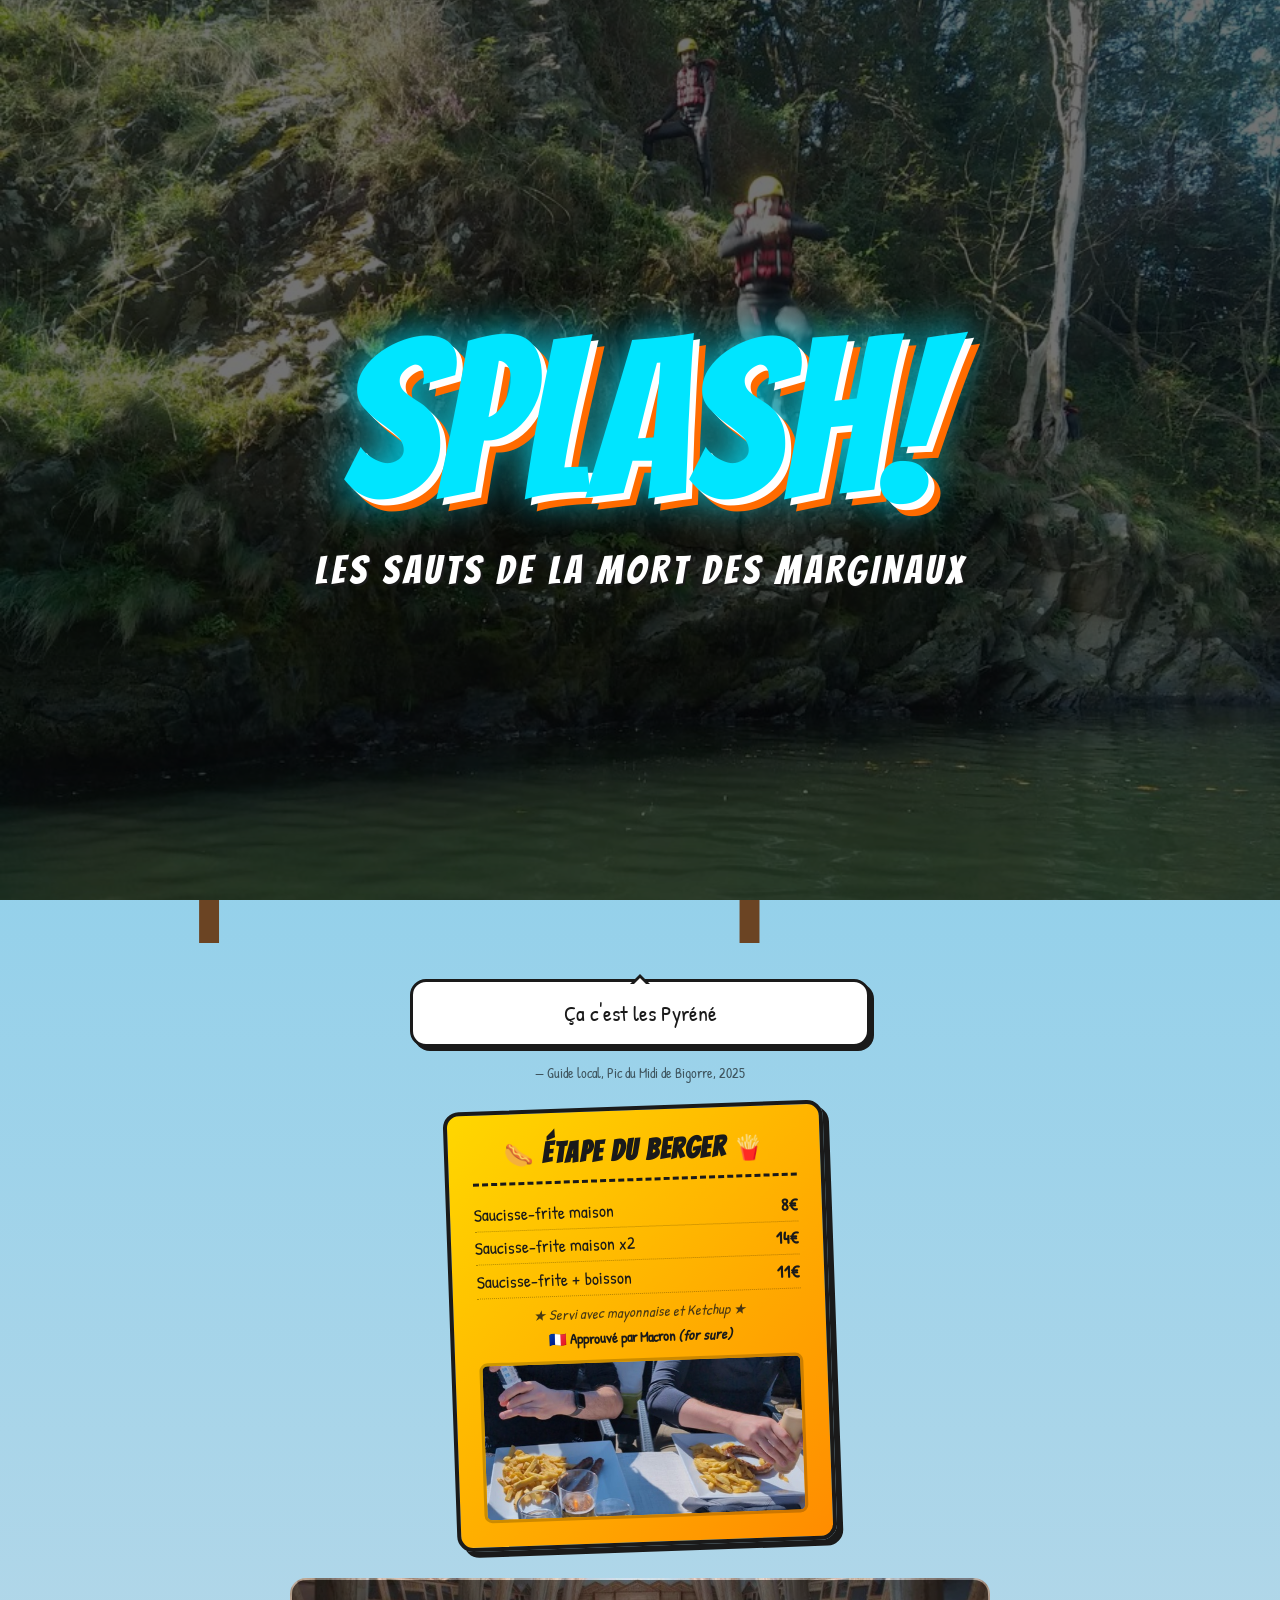
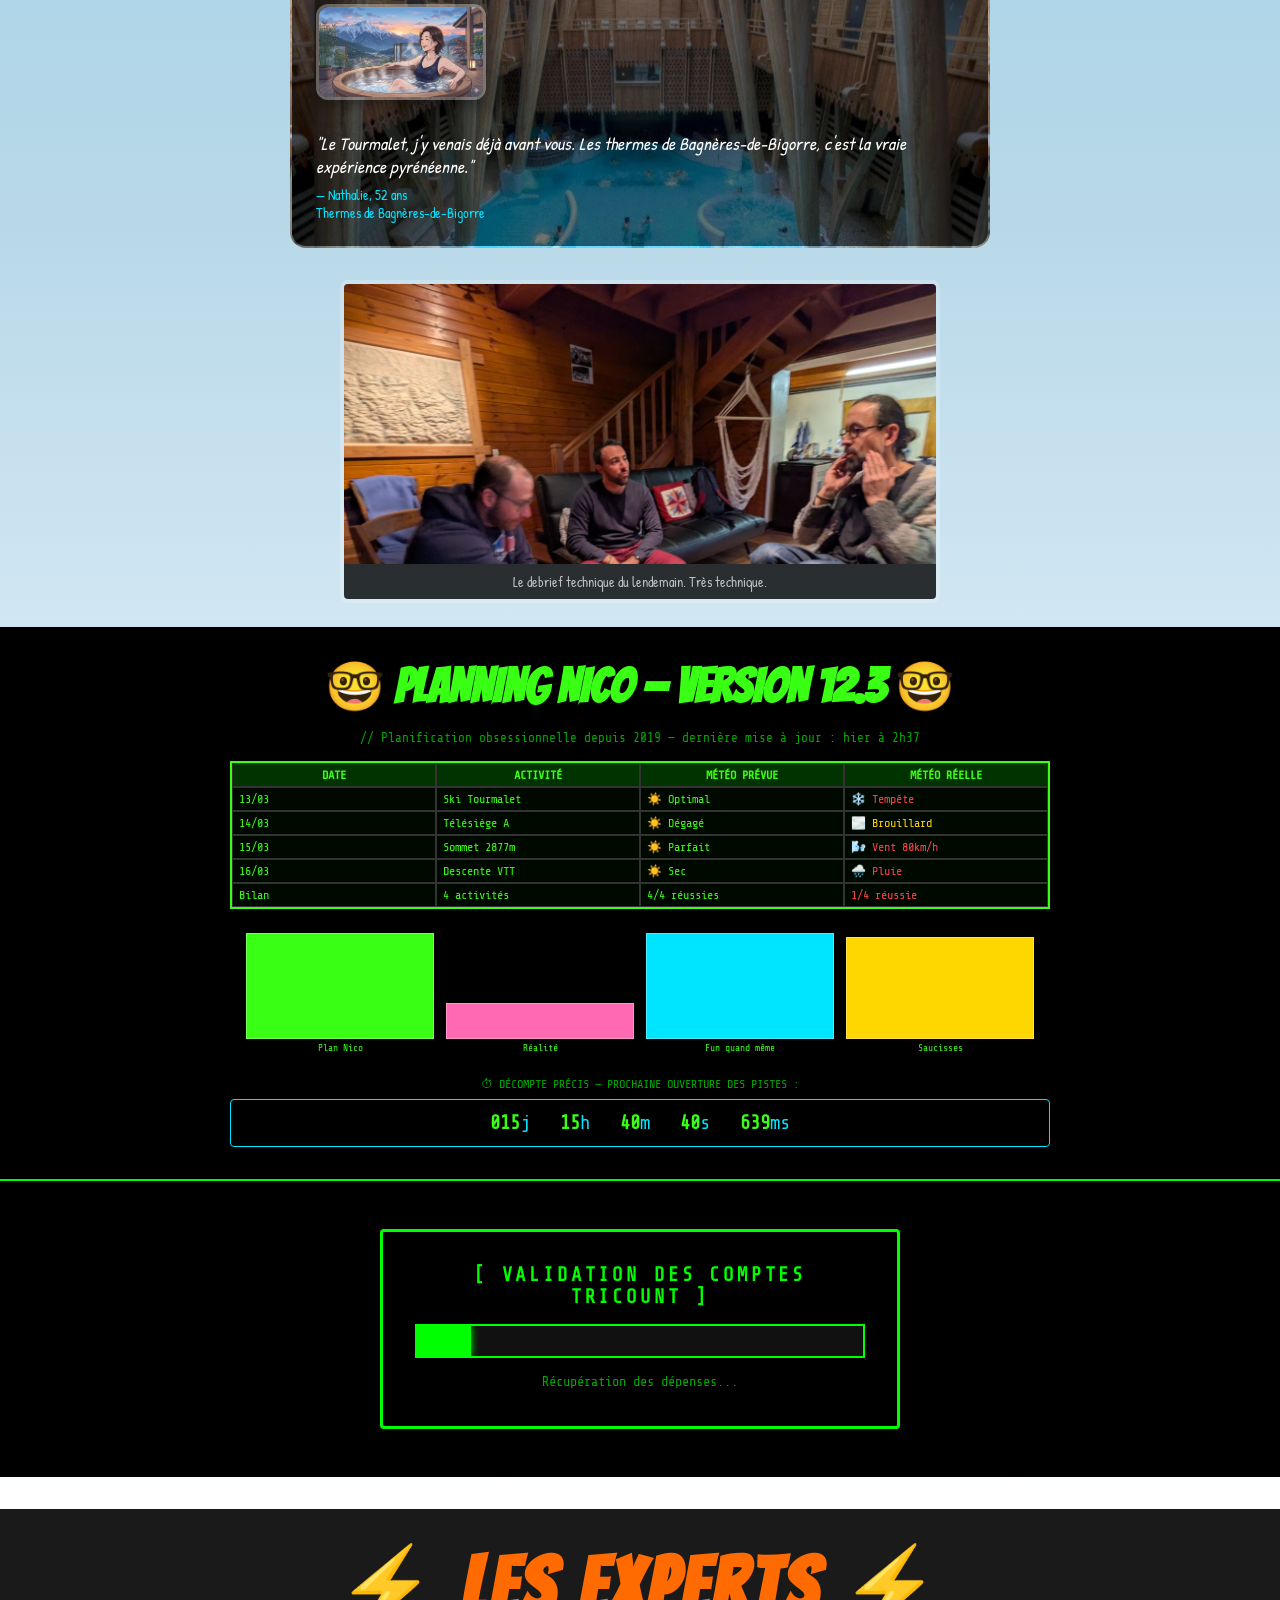
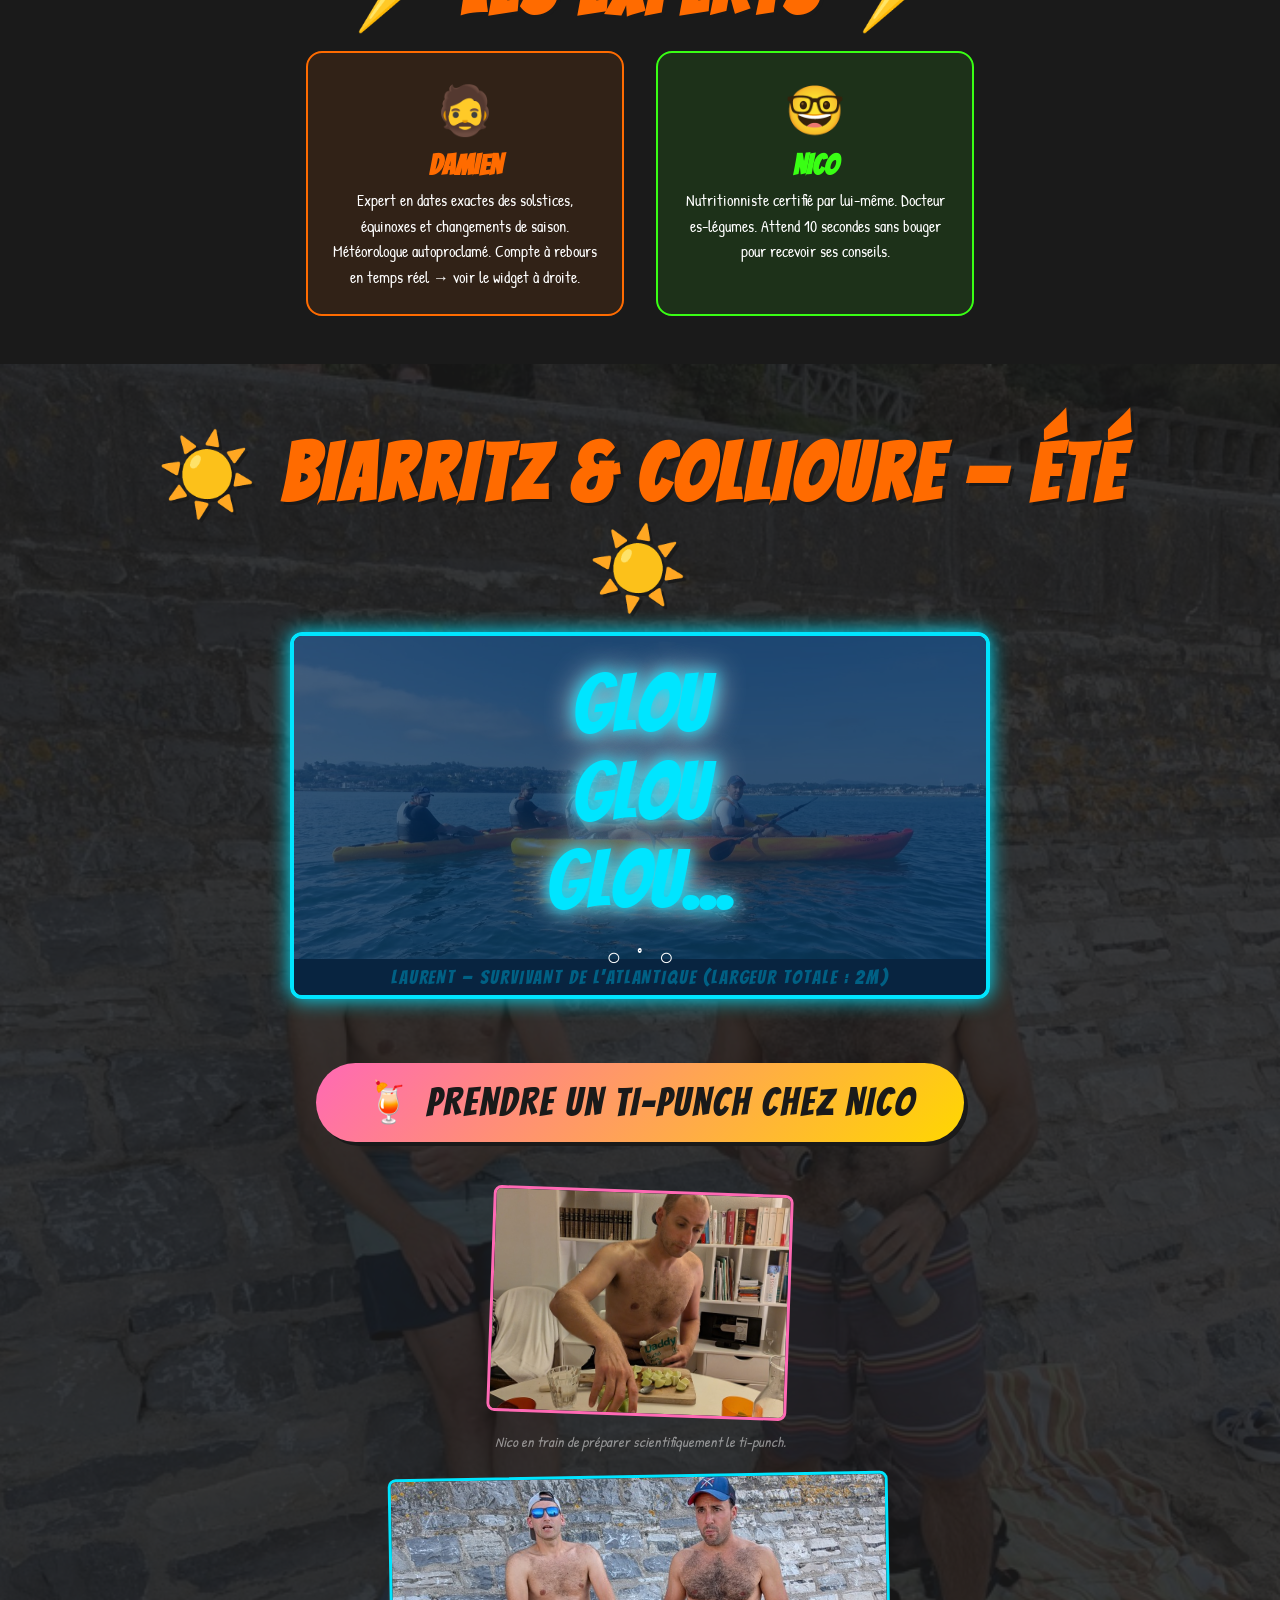
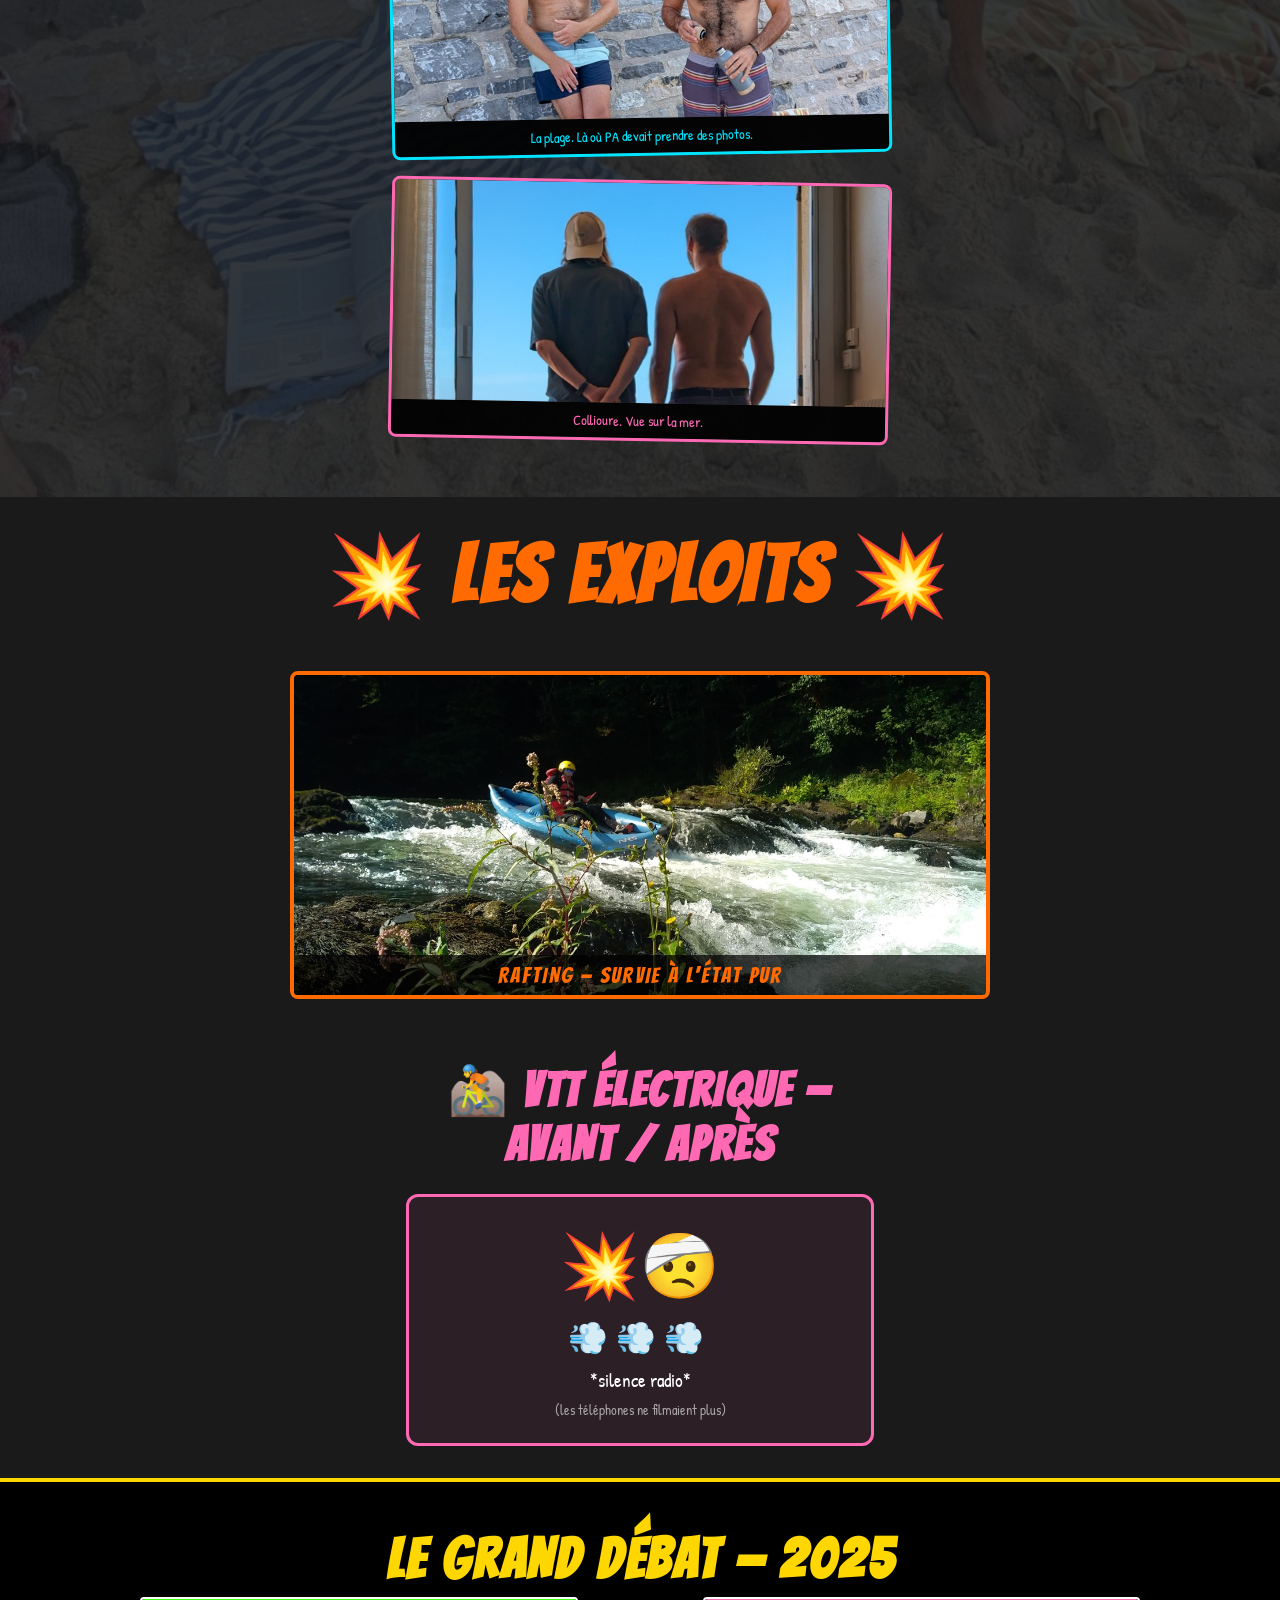
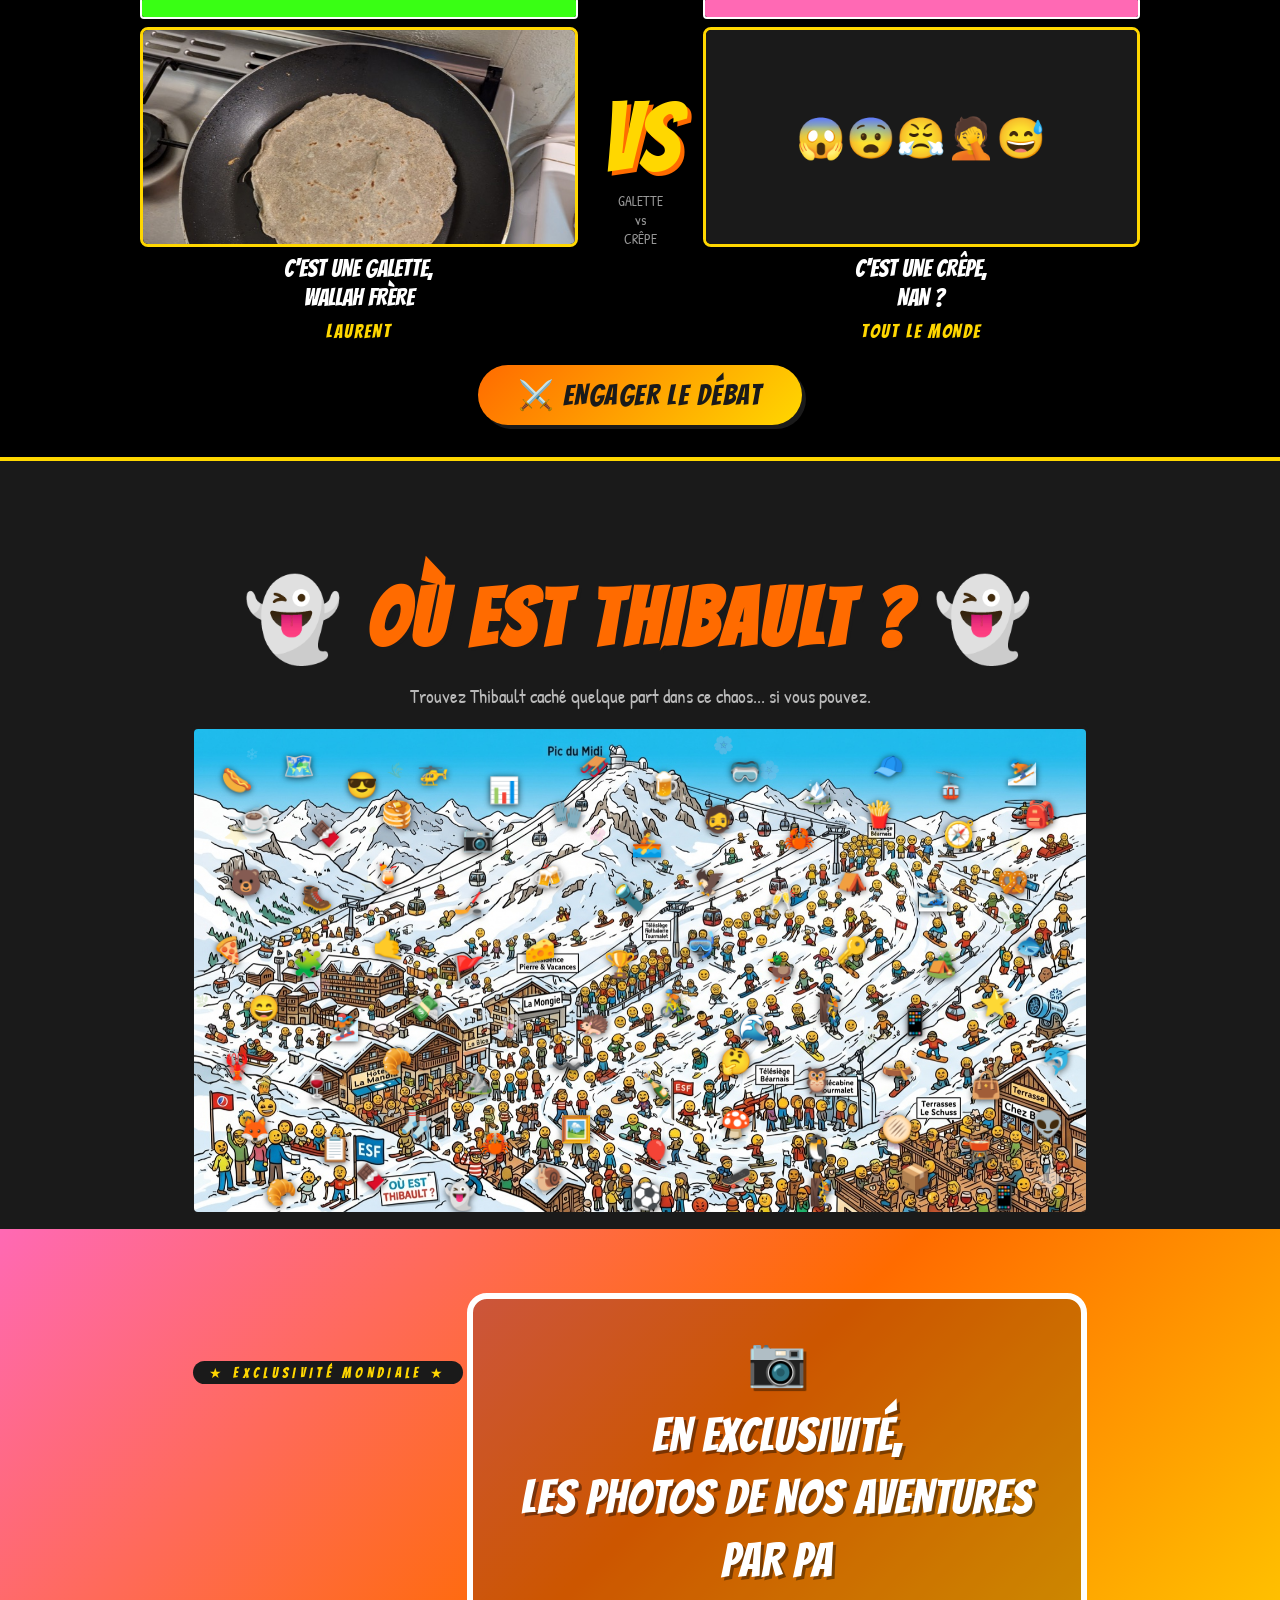
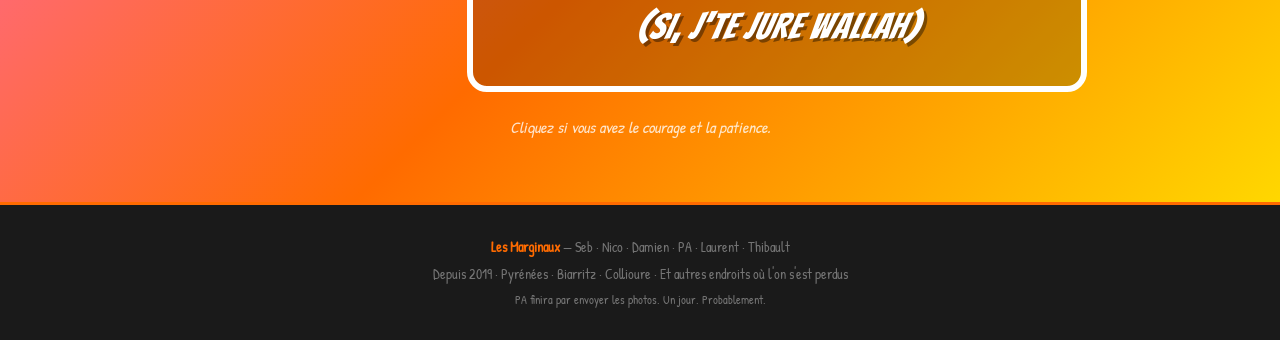
<file: index.html>
<!DOCTYPE html>
<html lang="fr">
<head>
  <meta charset="UTF-8">
  <meta name="viewport" content="width=device-width, initial-scale=1.0">
  <title>Les Marginaux — Le Site Officiel (Wallah)</title>
  <link rel="stylesheet" href="style.css">
</head>
<body>

<!-- ================================================================
     SECTION 1 : HEADER
     ================================================================ -->
<header id="header">
  <div class="header-logo-wrap">
    <img src="logo.jpg" alt="Logo Les Marginaux" id="header-logo">
    <div class="header-sub-wrap">
      <p class="header-sub">Seb · Nico · Damien · PA · Laurent · Thibault</p>
      <p class="header-hint">(survole pour les trouver)</p>
    </div>
  </div>

  <!-- Hover layer : SVG échangeur + caricatures emoji -->
  <div class="header-hover-layer" id="header-hover-layer" aria-hidden="true">
    <svg id="echangeur-svg" viewBox="0 0 900 400" preserveAspectRatio="none">
      <path class="road-path" d="M0,200 Q225,80 450,200 T900,200"/>
      <path class="road-path ramp1" d="M200,200 Q350,30 450,90"/>
      <path class="road-path ramp2" d="M450,90 Q560,140 700,200"/>
      <path class="road-path ramp1" d="M0,300 Q200,250 400,120"/>
      <path class="road-path ramp2" d="M500,100 Q700,180 900,100"/>
    </svg>
    <div class="cartoon-face" data-name="seb">😎</div>
    <div class="cartoon-face" data-name="nico">🤓</div>
    <div class="cartoon-face" data-name="damien">🧔</div>
    <div class="cartoon-face" data-name="pa">📷</div>
    <div class="cartoon-face" data-name="laurent">🥞</div>
    <div class="cartoon-face" data-name="thibault">👻</div>
  </div>
</header>

<!-- ================================================================
     SECTION 2 : TOURMALET HIVER
     ================================================================ -->
<section id="tourmalet">
  <h2 class="tourmalet-title">❄️ TOURMALET — HIVER ❄️</h2>

  <!-- 2a : Scène télésiège -->
  <div class="chairlift-scene">
    <!-- SVG dessiné : câble + pylônes -->
    <svg class="chairlift-svg" viewBox="0 0 900 300" preserveAspectRatio="none">
      <!-- Pylône gauche -->
      <rect class="post" x="140" y="80" width="14" height="200"/>
      <!-- Pylône milieu -->
      <rect class="post" x="520" y="65" width="14" height="215"/>
      <!-- Câble -->
      <line class="cable" x1="0" y1="100" x2="900" y2="75"/>
      <!-- Fils chaises -->
      <line class="chair-wire" x1="240" y1="93" x2="240" y2="130"/>
      <line class="chair-wire" x1="660" y1="80" x2="660" y2="117"/>
      <!-- Chaises -->
      <rect class="chair-seat" x="220" y="130" width="40" height="16" rx="2"/>
      <rect class="chair-seat" x="640" y="117" width="40" height="16" rx="2"/>
    </svg>

    <!-- Photos animées sur les chaises (5 chaises, espacement 4s) -->
    <div class="photo-on-chair" style="left:-300px;animation-delay:0s;">
      <img src="hiver-selfie.jpg" alt="Selfie Tourmalet" loading="lazy">
    </div>
    <div class="photo-on-chair" style="left:-300px;animation-delay:-4s;">
      <img src="hiver-piste.jpg" alt="Pose piste" loading="lazy">
    </div>
    <div class="photo-on-chair" style="left:-300px;animation-delay:-8s;">
      <img src="hiver-sommet.jpg" alt="Sommet" loading="lazy">
    </div>
    <div class="photo-on-chair" style="left:-300px;animation-delay:-12s;">
      <img src="hiver-biere.jpg" alt="Bière en terrasse" loading="lazy">
    </div>
    <div class="photo-on-chair" style="left:-300px;animation-delay:-16s;">
      <img src="hiver-selfie-2.jpg" alt="Selfie piste" loading="lazy">
    </div>
  </div>

  <!-- Bulle BD avec typewriter -->
  <div class="speech-bubble" id="tourmalet-bubble">
    <span id="tourmalet-typer"></span>
  </div>

  <p style="text-align:center;font-family:'Patrick Hand';color:rgba(0,0,0,.6);font-size:.9rem;margin-bottom:1rem;">— Guide local, Pic du Midi de Bigorre, 2025</p>

  <!-- 2b : Menu saucisse-frite -->
  <div class="menu-card">
    <div class="menu-card-header">
      <span class="menu-emoji">🌭</span>
      <h3>ÉTAPE DU BERGER</h3>
      <span class="menu-emoji">🍟</span>
    </div>
    <div class="menu-card-body">
      <div class="menu-item"><span>Saucisse-frite maison</span><span class="price">8€</span></div>
      <div class="menu-item"><span>Saucisse-frite maison x2</span><span class="price">14€</span></div>
      <div class="menu-item"><span>Saucisse-frite + boisson</span><span class="price">11€</span></div>
      <p class="menu-sub">★ Servi avec mayonnaise et Ketchup ★</p>
      <p class="menu-macron">🇫🇷 Approuvé par Macron <em>(for sure)</em></p>
      <img src="hiver-berger.jpg" alt="Saucisse-frites à l'Étape du Berger" class="menu-photo" loading="lazy">
    </div>
  </div>

  <!-- Nathalie des Thermes -->
  <div class="nathalie-section">
    <img class="nathalie-manga" src="nathalie-manga.jpg" alt="Nathalie des Thermes">
    <div class="nathalie-bubble">
      <p>"Le Tourmalet, j'y venais déjà avant vous. Les thermes de Bagnères-de-Bigorre, c'est la vraie expérience pyrénéenne."</p>
      <p class="nathalie-sig">— Nathalie, 52 ans<br>Thermes de Bagnères-de-Bigorre</p>
    </div>
  </div>

  <!-- Photo chalet après-ski -->
  <div style="max-width:600px;margin:0 auto 1.5rem;border:4px solid rgba(255,255,255,.2);border-radius:8px;overflow:hidden;text-align:center;">
    <img src="hiver-chalet.jpg" alt="Après-ski au chalet" loading="lazy" style="width:100%;height:280px;object-fit:cover;object-position:center top;display:block;">
    <p style="background:rgba(0,0,0,.8);padding:.5rem;font-family:'Patrick Hand';font-size:.9rem;color:rgba(255,255,255,.7);">Le debrief technique du lendemain. Très technique.</p>
  </div>

  <!-- 2c : Matrix Planning de Nico -->
  <div class="matrix-section">
    <canvas id="matrix-canvas"></canvas>
    <div class="matrix-content">
      <h3 class="matrix-title">🤓 PLANNING NICO — VERSION 12.3 🤓</h3>
      <p style="font-family:'Share Tech Mono';color:#0a0;text-align:center;font-size:.8rem;margin-bottom:1rem;">// Planification obsessionnelle depuis 2019 — dernière mise à jour : hier à 2h37</p>

      <!-- Grille Excel fictive -->
      <div class="excel-grid">
        <div class="cell hdr">DATE</div>
        <div class="cell hdr">ACTIVITÉ</div>
        <div class="cell hdr">MÉTÉO PRÉVUE</div>
        <div class="cell hdr">MÉTÉO RÉELLE</div>
        <div class="cell">13/03</div><div class="cell">Ski Tourmalet</div><div class="cell grn">☀️ Optimal</div><div class="cell red">❄️ Tempête</div>
        <div class="cell">14/03</div><div class="cell">Télésiège A</div><div class="cell grn">☀️ Dégagé</div><div class="cell yel">🌫️ Brouillard</div>
        <div class="cell">15/03</div><div class="cell">Sommet 2877m</div><div class="cell grn">☀️ Parfait</div><div class="cell red">🌬️ Vent 80km/h</div>
        <div class="cell">16/03</div><div class="cell">Descente VTT</div><div class="cell grn">☀️ Sec</div><div class="cell red">🌧️ Pluie</div>
        <div class="cell">Bilan</div><div class="cell">4 activités</div><div class="cell grn">4/4 réussies</div><div class="cell red">1/4 réussie</div>
      </div>

      <!-- Graphique à barres -->
      <div class="bar-chart">
        <div class="bar-wrap">
          <div class="bar" style="--clr:var(--neon-green);" data-h="95%"></div>
          <div class="bar-label">Plan Nico</div>
        </div>
        <div class="bar-wrap">
          <div class="bar" style="--clr:var(--pink);" data-h="30%"></div>
          <div class="bar-label">Réalité</div>
        </div>
        <div class="bar-wrap">
          <div class="bar" style="--clr:var(--cyan);" data-h="100%"></div>
          <div class="bar-label">Fun quand même</div>
        </div>
        <div class="bar-wrap">
          <div class="bar" style="--clr:var(--yellow);" data-h="85%"></div>
          <div class="bar-label">Saucisses</div>
        </div>
      </div>

      <!-- Compte à rebours prochaine saison -->
      <p style="font-family:'Share Tech Mono';color:#0a0;text-align:center;font-size:.75rem;margin-bottom:.5rem;">⏱ DÉCOMPTE PRÉCIS — PROCHAINE OUVERTURE DES PISTES :</p>
      <div class="nico-cdown" id="nico-cdown-display">
        <span class="n-d">---</span>j &nbsp;
        <span class="n-h">--</span>h &nbsp;
        <span class="n-m">--</span>m &nbsp;
        <span class="n-s">--</span>s &nbsp;
        <span class="n-ms">---</span>ms
      </div>
    </div>
  </div>

  <!-- 2d : Validation Tricount -->
  <div class="tricount-section">
    <div class="tricount-card">
      <h3>[ VALIDATION DES COMPTES TRICOUNT ]</h3>
      <div class="loading-bar-wrap">
        <div class="loading-bar-fill" id="tricount-bar"></div>
        <span class="loading-bar-label">Comptes en cours de validation...</span>
      </div>
      <div class="tricount-status" id="tricount-status">Initialisation...</div>
    </div>
  </div>
</section>

<!-- ================================================================
     SECTION 3 : LES EXPERTS DU GROUPE
     ================================================================ -->
<section id="experts">
  <h2 class="section-title">⚡ LES EXPERTS ⚡</h2>
<div style="max-width:700px;margin:0 auto;display:grid;grid-template-columns:1fr 1fr;gap:2rem;padding:0 1rem 3rem;">
    <div style="background:rgba(255,107,0,.1);border:2px solid var(--orange);border-radius:16px;padding:1.5rem;text-align:center;">
      <div style="font-size:3rem;margin-bottom:.5rem;">🧔</div>
      <h3 style="font-family:'Bangers';font-size:1.8rem;color:var(--orange);margin-bottom:.5rem;">DAMIEN</h3>
      <p style="font-family:'Patrick Hand';font-size:1rem;line-height:1.6;">Expert en dates exactes des solstices, équinoxes et changements de saison. Météorologue autoproclamé. Compte à rebours en temps réel → voir le widget à droite.</p>
    </div>
    <div style="background:rgba(57,255,20,.1);border:2px solid var(--neon-green);border-radius:16px;padding:1.5rem;text-align:center;">
      <div style="font-size:3rem;margin-bottom:.5rem;">🤓</div>
      <h3 style="font-family:'Bangers';font-size:1.8rem;color:var(--neon-green);margin-bottom:.5rem;">NICO</h3>
      <p style="font-family:'Patrick Hand';font-size:1rem;line-height:1.6;">Nutritionniste certifié par lui-même. Docteur es-légumes. Attend 10 secondes sans bouger pour recevoir ses conseils.</p>
    </div>
  </div>
</section>

<!-- ================================================================
     SECTION 4 : BIARRITZ & COLLIOURE — ÉTÉ
     ================================================================ -->
<section id="ete">
  <div class="ete-bg" style="background-image:url('ete-plage.jpg');"></div>
  <div class="ete-content">
    <h2 class="section-title">☀️ BIARRITZ & COLLIOURE — ÉTÉ ☀️</h2>

    <!-- Kayak + Laurent qui coule -->
    <div class="kayak-scene">
      <img src="ete-kayak.jpg" alt="Kayak Biarritz" loading="lazy">
      <div class="drown-overlay" aria-hidden="true">
        <div class="drown-text">Glou<br>Glou<br>Glou...</div>
        <div class="drown-bubbles">
          <span>○</span><span>°</span><span>○</span>
        </div>
      </div>
      <div class="kayak-caption">LAURENT — SURVIVANT DE L'ATLANTIQUE (LARGEUR TOTALE : 2M)</div>
    </div>

    <!-- Ti-punch -->
    <div class="tipunch-section">
      <button class="tipunch-btn" id="tipunch-btn">🍹 PRENDRE UN TI-PUNCH CHEZ NICO</button>
      <div class="glass-wrap hidden" id="tipunch-glass">
        <div class="glass-shape">
          <div class="rum-fill" id="rum-fill"></div>
          <div class="lime-slice">🍋</div>
        </div>
        <p class="tipunch-reveal-text">C'EST ÇA LES PYRÉNÉES...<br>NAN C'EST LE TI-PUNCH.</p>
      </div>
    </div>

    <!-- Photo cocktails -->
    <div class="cocktail-photo">
      <img src="ete-tipunch.jpg" alt="Préparation Ti-punch" loading="lazy">
    </div>
    <p style="text-align:center;font-family:'Patrick Hand';font-style:italic;color:rgba(255,255,255,.5);font-size:.9rem;margin-top:.5rem;">Nico en train de préparer scientifiquement le ti-punch.</p>

    <!-- Nathalie des Thermes -->

    <!-- Photo plage -->
    <div style="max-width:500px;margin:1.5rem auto;border:3px solid var(--cyan);border-radius:8px;overflow:hidden;transform:rotate(-1deg);">
      <img src="ete-plage.jpg" alt="Plage" loading="lazy" style="width:100%;height:240px;object-fit:cover;object-position:center 35%;display:block;">
      <p style="background:rgba(0,0,0,.9);padding:.5rem;text-align:center;font-family:'Patrick Hand';font-size:.9rem;color:var(--cyan);">La plage. Là où PA devait prendre des photos.</p>
    </div>

    <!-- Balcon vue mer -->
    <div style="max-width:500px;margin:1.5rem auto;border:3px solid var(--pink);border-radius:8px;overflow:hidden;transform:rotate(1deg);">
      <img src="ete-balcon.jpg" alt="Balcon vue mer" loading="lazy" style="width:100%;height:220px;object-fit:cover;object-position:center 35%;display:block;">
      <p style="background:rgba(0,0,0,.9);padding:.5rem;text-align:center;font-family:'Patrick Hand';font-size:.9rem;color:var(--pink);">Collioure. Vue sur la mer.</p>
    </div>
  </div>
</section>

<!-- ================================================================
     SECTION 5 : EXPLOITS
     ================================================================ -->
<section id="exploits">
  <h2 class="section-title">💥 LES EXPLOITS 💥</h2>

  <!-- Canyoning plein écran -->
  <div class="exploit-canyoning" id="canyoning-panel">
    <img src="ete-canyoning.jpg" alt="Canyoning" class="exploit-bg-img" loading="lazy">
    <div class="exploit-overlay" id="splash-overlay" aria-hidden="true">
      <div class="splash-text">SPLASH!</div>
      <div class="exploit-subtitle">LES SAUTS DE LA MORT DES MARGINAUX</div>
    </div>
  </div>

  <!-- Rafting -->
  <div class="exploit-rafting">
    <img src="ete-rafting.jpg" alt="Rafting" loading="lazy">
    <div class="exploit-label">RAFTING — SURVIE À L'ÉTAT PUR</div>
  </div>

  <!-- VTT électrique -->
  <div class="exploit-vtt">
    <h3 class="exploit-title">🚵 VTT ÉLECTRIQUE — AVANT / APRÈS</h3>
    <div class="vtt-rider-wrap before-state">
      <div class="vtt-figure">🚵</div>
      <div class="vtt-caption">"C'est easy les gars, je maîtrise"</div>
      <div class="vtt-caption" style="font-size:.85rem;opacity:.6;">— PA & Nico, 30 secondes avant</div>
    </div>
    <div class="vtt-rider-wrap after-state hidden">
      <div class="vtt-figure">💥🤕</div>
      <div class="vtt-dust">💨💨💨</div>
      <div class="vtt-caption">*silence radio*</div>
      <div class="vtt-caption" style="font-size:.85rem;opacity:.6;">(les téléphones ne filmaient plus)</div>
    </div>
  </div>

  <!-- Galette vs Crêpe -->
  <div class="galette-duel">
    <h3 style="font-family:'Bangers';font-size:clamp(2rem,5vw,3.5rem);text-align:center;color:var(--yellow);letter-spacing:.05em;padding:1rem 0 .5rem;text-shadow:2px 2px 0 rgba(0,0,0,.5);">LE GRAND DÉBAT — 2025</h3>
    <div class="vs-screen">
      <!-- Laurent -->
      <div class="fighter fighter-left">
        <div class="health-bar-wrap">
          <div class="health-bar" id="health-left" style="width:100%;background:var(--neon-green);"></div>
        </div>
        <div class="fighter-portrait">
          <img src="galette.jpg" alt="Laurent et sa galette" loading="lazy">
        </div>
        <div class="fighter-quote">C'EST UNE GALETTE,<br>WALLAH FRÈRE</div>
        <div class="fighter-name">LAURENT</div>
      </div>

      <!-- VS -->
      <div class="vs-center">
        <div class="vs-text">VS</div>
        <div class="vs-subtext">GALETTE<br>vs<br>CRÊPE</div>
      </div>

      <!-- Tout le monde -->
      <div class="fighter fighter-right">
        <div class="health-bar-wrap">
          <div class="health-bar" id="health-right" style="width:100%;background:var(--pink);"></div>
        </div>
        <div class="fighter-portrait">
          <div class="shocked-group">😱😨😤🤦😅</div>
        </div>
        <div class="fighter-quote">C'EST UNE CRÊPE,<br>NAN ?</div>
        <div class="fighter-name">TOUT LE MONDE</div>
      </div>
    </div>
    <button class="fight-btn" id="fight-btn">⚔️ ENGAGER LE DÉBAT</button>
  </div>
</section>

<!-- ================================================================
     SECTION 6 : OÙ EST THIBAULT ?
     ================================================================ -->
<section id="thibault">
  <h2 class="section-title">👻 OÙ EST THIBAULT ? 👻</h2>
  <p class="thibault-instructions">Trouvez Thibault caché quelque part dans ce chaos... si vous pouvez.</p>

  <div class="waldo-scene" id="waldo-scene">
    <div class="chaos-bg"></div>

    <!-- La cible secrète -->
    <div class="thibault-target" id="thibault-target"
         style="left:34%;top:58%;"
         onclick="foundThibault()"
         role="button" tabindex="0" aria-label="Cliquez ici si c'est Thibault">
      👻
    </div>

    <!-- r1 -->
    <div class="decoy" style="left:3%;top:7%;"   onclick="wrongAnswer('Non, c\'est la saucisse du Tourmalet.', event)">🌭</div>
    <div class="decoy" style="left:10%;top:4%;"  onclick="wrongAnswer('La carte de Nico. Version 17.', event)">🗺️</div>
    <div class="decoy" style="left:17%;top:8%;"  onclick="wrongAnswer('C\'est Seb. Méfie-toi.', event)">😎</div>
    <div class="decoy" style="left:25%;top:5%;"  onclick="wrongAnswer('Un hélicoptère sans Thibault.', event)">🚁</div>
    <div class="decoy" style="left:33%;top:9%;"  onclick="wrongAnswer('Le planning v12.3 de Nico.', event)">📊</div>
    <div class="decoy" style="left:43%;top:4%;"  onclick="wrongAnswer('Un traîneau. Mais Thibault n\'est pas dessus.', event)">🛷</div>
    <div class="decoy" style="left:51%;top:8%;"  onclick="wrongAnswer('Une bière. Mais pas Thibault.', event)">🍺</div>
    <div class="decoy" style="left:60%;top:5%;"  onclick="wrongAnswer('Des lunettes de ski. Thibault les a perdues.', event)">🥽</div>
    <div class="decoy" style="left:68%;top:9%;"  onclick="wrongAnswer('C\'est le Pic du Midi. Thibault n\'est pas là-haut.', event)">🏔️</div>
    <div class="decoy" style="left:76%;top:4%;"  onclick="wrongAnswer('Un bonnet. Peut-être celui de Thibault.', event)">🧢</div>
    <div class="decoy" style="left:83%;top:8%;"  onclick="wrongAnswer('Un télésiège vide. Raté.', event)">🚡</div>
    <div class="decoy" style="left:91%;top:5%;"  onclick="wrongAnswer('C\'est Nico en mode full-chrono depuis 6h.', event)">⛷️</div>
    <!-- r2 -->
    <div class="decoy" style="left:5%;top:15%;"  onclick="wrongAnswer('Un café. Nico en est à son 4ème.', event)">☕</div>
    <div class="decoy" style="left:13%;top:18%;" onclick="wrongAnswer('Du chocolat chaud. Après-ski oblige.', event)">🍫</div>
    <div class="decoy" style="left:21%;top:14%;" onclick="wrongAnswer('La galette de Laurent. Aka crêpe.', event)">🥞</div>
    <div class="decoy" style="left:30%;top:19%;" onclick="wrongAnswer('C\'est PA... qui n\'a pas envoyé ses photos.', event)">📷</div>
    <div class="decoy" style="left:40%;top:14%;" onclick="wrongAnswer('Des gants de ski. Quelqu\'un les a perdus.', event)">🧤</div>
    <div class="decoy" style="left:49%;top:20%;" onclick="wrongAnswer('Un kayak. Laurent y a failli se noyer.', event)">🚣</div>
    <div class="decoy" style="left:57%;top:15%;" onclick="wrongAnswer('C\'est Damien qui calcule les équinoxes.', event)">🧔</div>
    <div class="decoy" style="left:66%;top:19%;" onclick="wrongAnswer('Non, c\'est juste un crabe.', event)">🦀</div>
    <div class="decoy" style="left:75%;top:14%;" onclick="wrongAnswer('Des frites. Mais pas Thibault.', event)">🍟</div>
    <div class="decoy" style="left:84%;top:18%;" onclick="wrongAnswer('Une boussole. Ne pointe pas vers Thibault.', event)">🧭</div>
    <div class="decoy" style="left:93%;top:14%;" onclick="wrongAnswer('Un sac à dos. 42 items dedans, pas Thibault.', event)">🎒</div>
    <!-- r3 -->
    <div class="decoy" style="left:4%;top:28%;"  onclick="wrongAnswer('C\'est un ours. Méfie-toi.', event)">🐻</div>
    <div class="decoy" style="left:12%;top:31%;" onclick="wrongAnswer('Une chaussure de rando perdue.', event)">🥾</div>
    <div class="decoy" style="left:20%;top:27%;" onclick="wrongAnswer('Le Ti-punch. Pas Thibault.', event)">🍹</div>
    <div class="decoy" style="left:29%;top:32%;" onclick="wrongAnswer('Un bâton de ski. Pas Thibault.', event)">🏒</div>
    <div class="decoy" style="left:38%;top:27%;" onclick="wrongAnswer('De la bière fraîche. Elle a disparu vite.', event)">🍻</div>
    <div class="decoy" style="left:47%;top:31%;" onclick="wrongAnswer('Une lampe torche. Cherche encore.', event)">🔦</div>
    <div class="decoy" style="left:56%;top:28%;" onclick="wrongAnswer('Un aigle. Peut-être qu\'il a vu Thibault.', event)">🦅</div>
    <div class="decoy" style="left:64%;top:32%;" onclick="wrongAnswer('Champagne ! Mais Thibault n\'est pas là.', event)">🥂</div>
    <div class="decoy" style="left:72%;top:27%;" onclick="wrongAnswer('Une tente sans Thibault dedans.', event)">⛺</div>
    <div class="decoy" style="left:81%;top:31%;" onclick="wrongAnswer('Des skis sans skieur. Bon signe ?', event)">🎿</div>
    <div class="decoy" style="left:90%;top:28%;" onclick="wrongAnswer('Un bretzel. Vraiment.', event)">🥨</div>
    <!-- r4 -->
    <div class="decoy" style="left:2%;top:42%;"  onclick="wrongAnswer('Une pizza. Pas Thibault.', event)">🍕</div>
    <div class="decoy" style="left:11%;top:45%;" onclick="wrongAnswer('Un puzzle. Il manque une pièce : Thibault.', event)">🧩</div>
    <div class="decoy" style="left:20%;top:41%;" onclick="wrongAnswer('C\'est Seb, encore lui.', event)">🤙</div>
    <div class="decoy" style="left:29%;top:46%;" onclick="wrongAnswer('Un drapeau ESF. Thibault n\'est pas instructeur.', event)">🚩</div>
    <div class="decoy" style="left:37%;top:42%;" onclick="wrongAnswer('Du fromage de montagne. Raté.', event)">🧀</div>
    <div class="decoy" style="left:46%;top:45%;" onclick="wrongAnswer('Un trophée pour avoir essayé.', event)">🏆</div>
    <div class="decoy" style="left:55%;top:41%;" onclick="wrongAnswer('Un plongeur égaré en montagne.', event)">🤿</div>
    <div class="decoy" style="left:64%;top:46%;" onclick="wrongAnswer('C\'est juste un canard.', event)">🦆</div>
    <div class="decoy" style="left:72%;top:42%;" onclick="wrongAnswer('Une clé. Mais laquelle ?', event)">🔑</div>
    <div class="decoy" style="left:82%;top:45%;" onclick="wrongAnswer('Nico fait du camping sauvage.', event)">🏕️</div>
    <div class="decoy" style="left:92%;top:41%;" onclick="wrongAnswer('Un poisson en montagne. Bizarre.', event)">🐟</div>
    <!-- r5 (Thibault est à 34%,58%) -->
    <div class="decoy" style="left:6%;top:54%;"  onclick="wrongAnswer('Non, c\'est quelqu\'un d\'autre.', event)">😄</div>
    <div class="decoy" style="left:15%;top:58%;" onclick="wrongAnswer('Un snowboardeur. Pas Thibault.', event)">🏂</div>
    <div class="decoy" style="left:24%;top:54%;" onclick="wrongAnswer('Le Tricount. Personne n\'est content.', event)">💸</div>
    <div class="decoy" style="left:43%;top:57%;" onclick="wrongAnswer('Un hérisson. Aussi difficile à trouver que Thibault.', event)">🦔</div>
    <div class="decoy" style="left:52%;top:53%;" onclick="wrongAnswer('Un VTT électrique. Avant qu\'il tombe.', event)">🚴</div>
    <div class="decoy" style="left:61%;top:58%;" onclick="wrongAnswer('La vague qui a failli emporter Laurent.', event)">🌊</div>
    <div class="decoy" style="left:70%;top:54%;" onclick="wrongAnswer('Un grimpeur perdu. Pas Thibault.', event)">🧗</div>
    <div class="decoy" style="left:79%;top:57%;" onclick="wrongAnswer('C\'est PA qui cherche aussi Thibault.', event)">📱</div>
    <div class="decoy" style="left:88%;top:53%;" onclick="wrongAnswer('Une étoile filante. Pas Thibault.', event)">⭐</div>
    <!-- r6 -->
    <div class="decoy" style="left:3%;top:66%;"  onclick="wrongAnswer('Un crabe de montagne. Ça n\'existe pas.', event)">🦞</div>
    <div class="decoy" style="left:12%;top:70%;" onclick="wrongAnswer('Du vin rouge. Non.', event)">🍷</div>
    <div class="decoy" style="left:21%;top:65%;" onclick="wrongAnswer('Un croissant. Toujours raté.', event)">🥐</div>
    <div class="decoy" style="left:30%;top:69%;" onclick="wrongAnswer('La montagne. Thibault est plus petit.', event)">⛰️</div>
    <div class="decoy" style="left:40%;top:66%;" onclick="wrongAnswer('Un câble de téléphérique. Pas Thibault.', event)">〰️</div>
    <div class="decoy" style="left:50%;top:70%;" onclick="wrongAnswer('Champagne de consolation.', event)">🍾</div>
    <div class="decoy" style="left:59%;top:65%;" onclick="wrongAnswer('C\'est Damien. Il réfléchit aux équinoxes.', event)">🤔</div>
    <div class="decoy" style="left:68%;top:69%;" onclick="wrongAnswer('Un chouette oiseau. Toujours pas Thibault.', event)">🦉</div>
    <div class="decoy" style="left:77%;top:66%;" onclick="wrongAnswer('Un kayak en montagne. Ça n\'a aucun sens.', event)">🛶</div>
    <div class="decoy" style="left:87%;top:70%;" onclick="wrongAnswer('Un sac de sport. Pas Thibault.', event)">👜</div>
    <div class="decoy" style="left:95%;top:65%;" onclick="wrongAnswer('Un dauphin en montagne. Encore moins logique.', event)">🐬</div>
    <!-- r7 -->
    <div class="decoy" style="left:5%;top:79%;"  onclick="wrongAnswer('Un renard. Rusé mais pas Thibault.', event)">🦊</div>
    <div class="decoy" style="left:14%;top:83%;" onclick="wrongAnswer('Le Tricount version 2. Toujours en rouge.', event)">📋</div>
    <div class="decoy" style="left:23%;top:78%;" onclick="wrongAnswer('Des chaussettes de ski mouillées.', event)">🧦</div>
    <div class="decoy" style="left:32%;top:82%;" onclick="wrongAnswer('Un crabe. Encore.', event)">🦀</div>
    <div class="decoy" style="left:41%;top:79%;" onclick="wrongAnswer('La photo que PA n\'a pas envoyée.', event)">🖼️</div>
    <div class="decoy" style="left:50%;top:84%;" onclick="wrongAnswer('Un ballon. Pas Thibault.', event)">🎈</div>
    <div class="decoy" style="left:59%;top:78%;" onclick="wrongAnswer('Un champignon. Attention en montagne.', event)">🍄</div>
    <div class="decoy" style="left:68%;top:83%;" onclick="wrongAnswer('Un pingouin. Tropical.', event)">🐧</div>
    <div class="decoy" style="left:77%;top:79%;" onclick="wrongAnswer('La galette de Laurent, encore.', event)">🫓</div>
    <div class="decoy" style="left:86%;top:83%;" onclick="wrongAnswer('Un four à raclette. Très utile.', event)">🫕</div>
    <div class="decoy" style="left:94%;top:78%;" onclick="wrongAnswer('Un alien. Thibault ? Non.', event)">👽</div>
    <!-- r8 -->
    <div class="decoy" style="left:8%;top:92%;"  onclick="wrongAnswer('Un croissant de consolation.', event)">🥐</div>
    <div class="decoy" style="left:18%;top:89%;" onclick="wrongAnswer('Du chocolat. Pour se consoler.', event)">🍫</div>
    <div class="decoy" style="left:28%;top:93%;" onclick="wrongAnswer('Un fantôme. Mais pas le bon.', event)">👻</div>
    <div class="decoy" style="left:38%;top:89%;" onclick="wrongAnswer('Un escargot. Plus rapide que PA à envoyer ses photos.', event)">🐌</div>
    <div class="decoy" style="left:49%;top:93%;" onclick="wrongAnswer('Un ballon de foot. Nico avait prévu un match.', event)">⚽</div>
    <div class="decoy" style="left:59%;top:89%;" onclick="wrongAnswer('Un skateboard. En montagne. Pourquoi pas.', event)">🛹</div>
    <div class="decoy" style="left:69%;top:92%;" onclick="wrongAnswer('C\'est un grimpeur. Pas Thibault.', event)">🧗</div>
    <div class="decoy" style="left:79%;top:89%;" onclick="wrongAnswer('Un coffre au trésor. Sans Thibault dedans.', event)">📦</div>
    <div class="decoy" style="left:89%;top:93%;" onclick="wrongAnswer('C\'est PA qui cherche aussi Thibault.', event)">📱</div>
  </div>

  <div id="thibault-found-banner" class="hidden">
    <span>🎉 THIBAULT TROUVÉ !! 🎉</span>
    <span>Repositionné : <span id="repo-count">0</span> fois</span>
  </div>
</section>

<!-- ================================================================
     SECTION 7 : GALERIE PA
     ================================================================ -->
<section id="galerie-pa">
  <div class="galerie-pa-badge">★ EXCLUSIVITÉ MONDIALE ★</div>
  <a href="gallery-pa.html" target="_blank" class="galerie-pa-link">
    <span class="galerie-pa-icon">📷</span>
    <span>EN EXCLUSIVITÉ,<br>LES PHOTOS DE NOS AVENTURES<br>PAR PA<br><em style="font-size:.75em;">(SI, J'TE JURE WALLAH)</em></span>
  </a>
  <p class="galerie-pa-sub">Cliquez si vous avez le courage et la patience.</p>
</section>

<!-- ================================================================
     FOOTER
     ================================================================ -->
<footer>
  <p><strong>Les Marginaux</strong> — Seb · Nico · Damien · PA · Laurent · Thibault</p>
  <p style="margin-top:.5rem;">Depuis 2019 · Pyrénées · Biarritz · Collioure · Et autres endroits où l'on s'est perdus</p>
  <p style="margin-top:.5rem;font-size:.75rem;">PA finira par envoyer les photos. Un jour. Probablement.</p>
</footer>

<!-- ================================================================
     GLOBAL OVERLAYS
     ================================================================ -->

<!-- Modal Tricount Approuvé -->
<div id="tricount-modal" class="modal hidden">
  <div class="modal-inner tricount-approve">
    <div class="approve-text">APPROUVÉ SUR TRICOUNT</div>
    <div class="approve-check">✓</div>
    <p style="font-family:'Share Tech Mono';color:var(--neon-green);font-size:.85rem;">Tous les comptes sont soldés.<br>PA doit encore 47,50€.</p>
    <button onclick="closeModal('tricount-modal')">OK COMPRIS</button>
  </div>
</div>

<!-- Modal Damien Équinoxes -->
<div id="damien-popup" class="modal hidden">
  <div class="modal-inner damien-modal">
    <h3>🔬 EXPLICATION SCIENTIFIQUE</h3>
    <div id="damien-popup-body"></div>
    <p style="font-size:.8rem;color:rgba(255,255,255,.5);">★ Auto-certifié. Non reconnu par le CNRS réel.</p>
    <button onclick="closeModal('damien-popup')">Fascinant, merci Damien</button>
  </div>
</div>

<!-- Popup Nico légumes (inactivité 10s) -->
<div id="nico-vegetal-popup" class="popup hidden">
  <div class="vegetal-inner">
    <div class="vegetal-head">
      <span class="vegetal-star">★</span> CONSEIL SANTÉ DE NICO <span class="vegetal-star">★</span>
    </div>
    <div class="vegetal-cartoon">🤓</div>
    <div class="vegetal-text">NICO VOUS CONSEILLE DE CONSOMMER<br>5 FRUITS ET LÉGUMES PAR JOUR</div>
    <div class="vegetal-icons">🍎 🥦 🍋 🥕 🍇</div>
    <p class="vegetal-footer">Approuvé par l'Institut National de la Santé de Nico™ (2025)<br><em>Même s'il a été forcé d'en manger lui-même.</em></p>
    <button onclick="closePopup('nico-vegetal-popup')">J'ai compris, Nico</button>
  </div>
</div>

<!-- Modal Voiture Électrique de Damien -->
<div id="damien-car-modal" class="modal hidden" style="z-index:72;" onclick="if(event.target===this)closeDamienCar()">
  <div class="damien-car-box">
    <p class="damien-car-header">🔋 CHARGEMENT EN COURS 🔋</p>
    <div class="damien-car-scene">
      <span>🚗</span><span class="damien-car-zap">⚡</span><span>🔌</span>
    </div>
    <div class="damien-car-progress-wrap">
      <div class="damien-car-bar" id="damien-car-bar"></div>
    </div>
    <p class="damien-car-pct" id="damien-car-pct">0%</p>
    <p class="damien-car-stat">🛣️ Autonomie restante : <strong id="damien-car-range">23 km</strong></p>
    <p class="damien-car-stat">⏱️ Temps estimé : <strong id="damien-car-time">calcul en cours...</strong></p>
    <p class="damien-car-msg" id="damien-car-msg"></p>
    <p class="damien-car-sig">— Damien, confiant dans la technologie moderne</p>
    <div style="display:flex;gap:1rem;justify-content:center;margin-top:1.2rem;">
      <button class="retro-car-btn" onclick="closeDamienCar()">Partir à pied 🚶</button>
      <button class="retro-car-btn retro-car-force" onclick="forceDamienCar()">⚡ Forcer</button>
    </div>
  </div>
</div>

<!-- Damien sticky widget -->
<aside id="damien-countdown" onclick="openModal('damien-popup')" title="Cliquez pour l'explication scientifique">
  <div class="damien-header">DÉCOMPTE DE DAMIEN</div>
  <div class="damien-sub">Prochaine ouverture des pistes</div>
  <div id="damien-time-display">...</div>
  <div class="damien-hint">Cliquer pour + d'infos</div>
</aside>

<!-- Confetti container -->
<div id="confetti-container"></div>

<script src="script.js"></script>
</body>
</html>
</file>
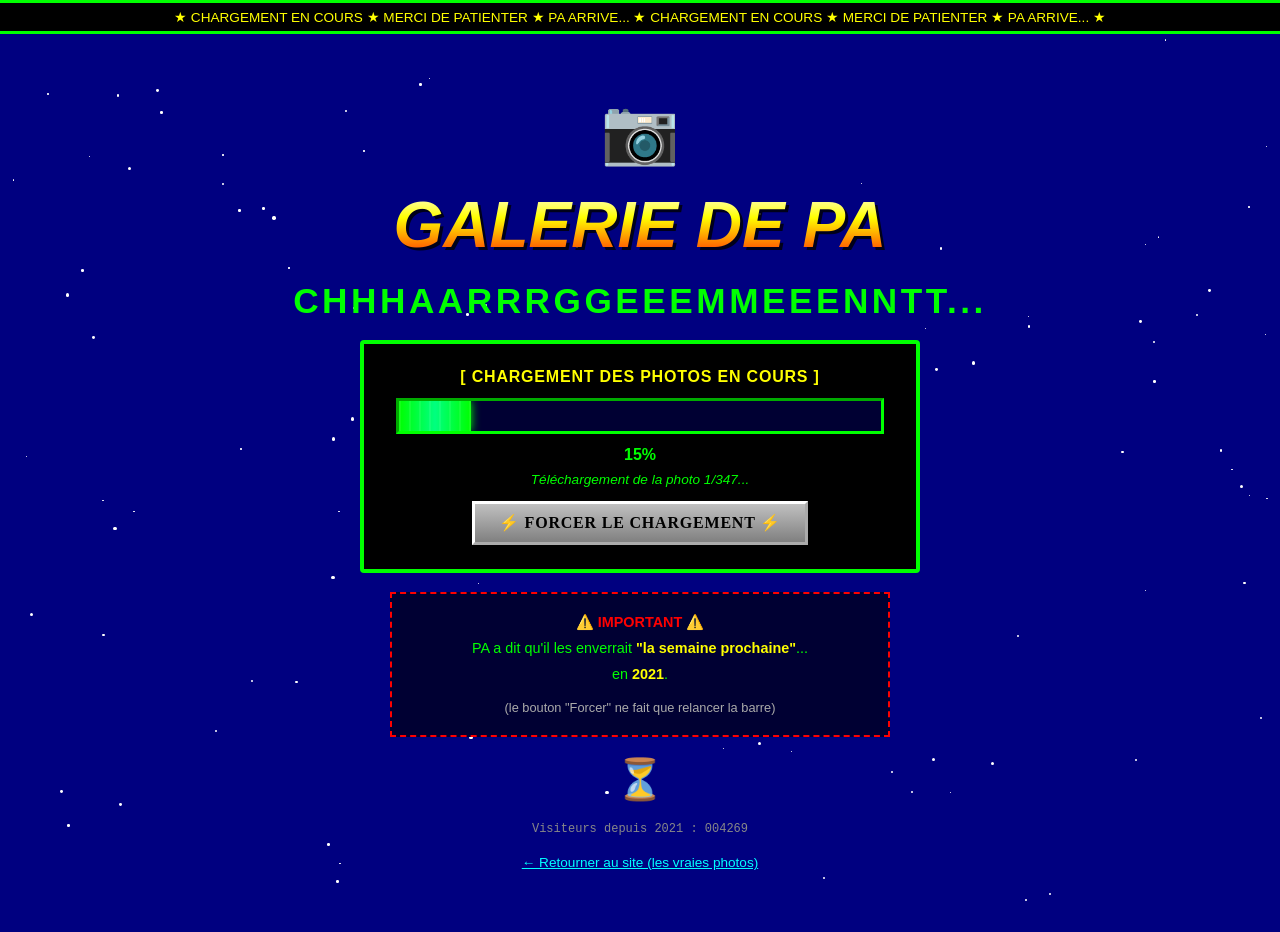
<file: gallery-pa.html>
<!DOCTYPE html>
<html lang="fr">
<head>
  <meta charset="UTF-8">
  <meta name="viewport" content="width=device-width, initial-scale=1.0">
  <title>Photos de PA — CHARGEMENT EN COURS...</title>
  <style>
    @keyframes blink    { 0%,100%{visibility:visible} 50%{visibility:hidden} }
    @keyframes marquee  { from{transform:translateX(100vw)} to{transform:translateX(-100%)} }
    @keyframes twinkle  { 0%,100%{opacity:1;transform:scale(1)} 50%{opacity:.2;transform:scale(.6)} }
    @keyframes rainbow  { 0%{border-color:red} 16%{border-color:orange} 33%{border-color:yellow} 50%{border-color:lime} 66%{border-color:cyan} 83%{border-color:violet} 100%{border-color:red} }
    @keyframes spin     { from{transform:rotate(0deg)} to{transform:rotate(360deg)} }
    @keyframes glitch   { 0%,95%,100%{transform:none;opacity:1} 96%{transform:translate(4px,-2px) skewX(2deg);opacity:.8} 97%{transform:translate(-4px,2px) skewX(-2deg);opacity:.9} 98%{transform:translate(2px,4px);opacity:.8} }

    * { box-sizing:border-box; margin:0; padding:0; }

    body {
      background: #000080;
      color: lime;
      font-family: 'Comic Sans MS', 'Chalkboard SE', sans-serif;
      text-align: center;
      overflow-x: hidden;
      min-height: 100vh;
      position: relative;
    }

    #starfield { position:fixed; inset:0; pointer-events:none; z-index:0; }

    .page-wrap {
      position: relative;
      z-index: 10;
      min-height: 100vh;
      padding: 1rem;
      display: flex;
      flex-direction: column;
      align-items: center;
      justify-content: center;
      gap: 1.2rem;
    }

    /* Marquee */
    .marquee-strip { background:#000; border-top:3px solid lime; border-bottom:3px solid lime; padding:.3rem 0; overflow:hidden; width:100%; position:fixed; top:0; left:0; z-index:20; }
    .marquee-text  { display:inline-block; white-space:nowrap; font-size:.85rem; color:yellow; animation:marquee 10s linear infinite; }

    /* Titre WordArt */
    .wordart {
      font-size: clamp(2rem,8vw,4rem);
      font-weight: bold;
      background: linear-gradient(180deg, #fff 0%, #ffff00 40%, #ff6600 80%, #ff0000 100%);
      -webkit-background-clip: text;
      -webkit-text-fill-color: transparent;
      background-clip: text;
      text-shadow: none;
      filter: drop-shadow(3px 3px 0 rgba(0,0,0,.8));
      font-style: italic;
      animation: glitch 4s linear infinite;
    }

    /* Caméra animée */
    .camera-icon { font-size: 4rem; animation: spin 3s linear infinite; display:inline-block; }

    /* Texte clignotant principal */
    .blink-main {
      font-size: clamp(1.2rem,4vw,2.2rem);
      color: lime;
      animation: blink .6s step-start infinite;
      letter-spacing: .1em;
      font-weight: bold;
    }

    /* Box centrale */
    .loading-box {
      background: #000;
      border: 4px solid lime;
      animation: rainbow 2s linear infinite;
      padding: 1.5rem 2rem;
      max-width: 560px;
      width: 100%;
      border-radius: 4px;
    }

    /* Barre de progression */
    .progress-outer {
      background: #003;
      border: 3px inset #0f0;
      height: 36px;
      position: relative;
      margin: .75rem 0;
      overflow: hidden;
    }
    .progress-fill {
      background: linear-gradient(90deg, lime 0%, #00ff80 50%, lime 100%);
      height: 100%;
      width: 0%;
      transition: width .5s ease;
      box-shadow: 0 0 10px lime;
      position: relative;
    }
    .progress-fill::after {
      content: '';
      position: absolute;
      inset: 0;
      background: repeating-linear-gradient(90deg, transparent 0px, rgba(255,255,255,.15) 1px, transparent 2px, transparent 10px);
    }
    .progress-pct { font-size:1rem; color:lime; margin-top:.25rem; font-weight:bold; }
    .status-msg   { font-size:.85rem; color:#0f0; min-height:1.5em; font-style:italic; margin:.5rem 0; }

    /* Boîte joke */
    .joke-box {
      background: #000033;
      border: 2px dashed red;
      padding: 1rem;
      max-width: 500px;
      width: 100%;
      font-size:.9rem;
      line-height:1.8;
    }
    .joke-box .warn { color:red; animation:blink .5s step-start infinite; font-weight:bold; }
    .joke-box strong { color:yellow; }

    /* Bouton rétro */
    .retro-btn {
      background: linear-gradient(180deg, #c0c0c0 0%, #808080 100%);
      color: #000;
      border: 3px outset #fff;
      padding: .6rem 1.5rem;
      font-family: 'Comic Sans MS', cursive;
      font-size: 1rem;
      font-weight: bold;
      cursor: pointer;
      letter-spacing: .05em;
      transition: border .1s;
    }
    .retro-btn:active { border-style: inset; transform: translate(1px,1px); }

    /* Spinner & hit counter */
    .spinner { font-size:2.5rem; display:inline-block; animation:spin 1s linear infinite; }
    .hit-counter { font-size:.75rem; color:#888; font-family:'Courier New',monospace; }

    /* Bouton retour */
    .back-link { color:cyan; font-size:.85rem; text-decoration:underline; cursor:pointer; }
  </style>
</head>
<body>

<div id="starfield"></div>

<!-- Marquee fixe en haut -->
<div class="marquee-strip">
  <span class="marquee-text">★ CHARGEMENT EN COURS ★ MERCI DE PATIENTER ★ PA ARRIVE... ★ CHARGEMENT EN COURS ★ MERCI DE PATIENTER ★ PA ARRIVE... ★</span>
</div>

<div class="page-wrap" style="margin-top:2rem;">

  <div class="camera-icon">📷</div>

  <h1 class="wordart">GALERIE DE PA</h1>

  <p class="blink-main">CHHHAARRRGGEEEMMEEENNTT...</p>

  <div class="loading-box">
    <p style="color:yellow;font-weight:bold;margin-bottom:.75rem;letter-spacing:.05em;">[ CHARGEMENT DES PHOTOS EN COURS ]</p>
    <div class="progress-outer">
      <div class="progress-fill" id="progress-fill"></div>
    </div>
    <div class="progress-pct" id="progress-pct">0%</div>
    <div class="status-msg" id="status-msg">Connexion au serveur de PA...</div>
    <button class="retro-btn" onclick="forceLoad()">⚡ FORCER LE CHARGEMENT ⚡</button>
  </div>

  <div class="joke-box">
    <p class="warn">⚠️ IMPORTANT ⚠️</p>
    <p>PA a dit qu'il les enverrait <strong>"la semaine prochaine"</strong>...</p>
    <p>en <strong>2021</strong>.</p>
    <p style="margin-top:.5rem;color:#aaa;font-size:.8rem;">(le bouton "Forcer" ne fait que relancer la barre)</p>
  </div>

  <div class="spinner">⏳</div>

  <div class="hit-counter">
    Visiteurs depuis 2021 : <span id="hit-count">004269</span>
  </div>

  <p class="back-link" onclick="window.close()">← Retourner au site (les vraies photos)</p>

</div>

<script>
  // Starfield
  (function() {
    const sf = document.getElementById('starfield');
    for (let i = 0; i < 120; i++) {
      const s = document.createElement('div');
      const sz = 1 + Math.random() * 2.5;
      s.style.cssText = `
        position:fixed;
        left:${Math.random()*100}vw;
        top:${Math.random()*100}vh;
        width:${sz}px;height:${sz}px;
        background:white;border-radius:50%;
        animation:twinkle ${1+Math.random()*3}s ease-in-out infinite;
        animation-delay:${Math.random()*3}s;
      `;
      sf.appendChild(s);
    }
  })();

  // Progress stall logic
  const fill = document.getElementById('progress-fill');
  const pctEl = document.getElementById('progress-pct');
  const statusEl = document.getElementById('status-msg');

  const checkpoints = [
    [500,  2,  "Connexion au serveur de PA..."],
    [400,  8,  "Authentification... (PA a oublié son mot de passe)"],
    [600,  15, "Téléchargement de la photo 1/347..."],
    [350,  23, "PA est occupé sur WhatsApp..."],
    [700,  31, "Chargement des métadonnées EXIF..."],
    [500,  40, "PA est en train de sélectionner les meilleures photos..."],
    [600,  48, "Optimisation des images..."],
    [800,  55, "La connexion de PA est lente... très lente..."],
    [400,  61, "Retry tentative 1/47..."],
    [900,  67, "Retry tentative 23/47..."],
    [700,  72, "PA dit : 'c\'est bientôt fini, patience'"],
    [1000, 76, "Retry tentative 47/47... (dernier espoir)"],
    [1200, 80, "Erreur 404: motivation de PA introuvable"],
    [1500, 83, "Reconnexion forcée..."],
    [1800, 86, "Presque là..."],
    [2500, 88, "Presque là... (toujours)"],
    [3000, 89, "89%... depuis un moment"],
    [4000, 90, "90%... (record personnel)"],
  ];

  let cpIdx = 0;

  function updateStatus(msg) {
    statusEl.textContent = msg;
  }

  function advanceProgress() {
    if (cpIdx >= checkpoints.length) {
      // Oscillate forever between 89 and 91
      const v = 89 + Math.round(Math.random() * 2);
      fill.style.width = v + '%';
      pctEl.textContent = v + '%';
      const stuck = [
        "97%... (depuis 47 minutes)",
        "PA dit : 'ça charge chez moi'",
        "Tentative de reconnexion...",
        "Serveur de PA introuvable",
        "PA a vu le message mais n'a pas répondu",
        "Timeout... encore",
        "Peut-être demain ?",
      ];
      updateStatus(stuck[Math.floor(Math.random() * stuck.length)]);
      setTimeout(advanceProgress, 8000 + Math.random() * 12000);
      return;
    }
    const [delay, target, msg] = checkpoints[cpIdx++];
    setTimeout(() => {
      fill.style.width = target + '%';
      pctEl.textContent = target + '%';
      updateStatus(msg);
      advanceProgress();
    }, delay);
  }

  advanceProgress();

  // Force button resets everything
  function forceLoad() {
    cpIdx = 0;
    fill.style.transition = 'none';
    fill.style.width = '0%';
    pctEl.textContent = '0%';
    updateStatus("Reconnexion forcée... (bonne chance)");
    setTimeout(() => {
      fill.style.transition = 'width .5s ease';
      advanceProgress();
    }, 600);
  }

  // Fake hit counter
  let hits = 4269;
  setInterval(() => {
    hits++;
    document.getElementById('hit-count').textContent = String(hits).padStart(6, '0');
  }, 3700);
</script>
</body>
</html>
</file>
<file: style.css>
@import url('https://fonts.googleapis.com/css2?family=Bangers&family=Patrick+Hand&family=Share+Tech+Mono&family=Permanent+Marker&display=swap');

:root {
  --orange: #FF6B00;
  --near-black: #1A1A1A;
  --white: #FFFFFF;
  --cyan: #00E5FF;
  --yellow: #FFD700;
  --pink: #FF69B4;
  --neon-green: #39FF14;
}

*, *::before, *::after { box-sizing: border-box; margin: 0; padding: 0; }
html { scroll-behavior: smooth; }
body { background: var(--near-black); color: var(--white); font-family: 'Patrick Hand', cursive; overflow-x: hidden; }

/* KEYFRAMES */
@keyframes drawRoad { to { stroke-dashoffset: 0; } }
@keyframes flyAround {
  0%   { transform: translate(0,0) rotate(0deg); }
  25%  { transform: translate(var(--tx1),var(--ty1)) rotate(90deg); }
  50%  { transform: translate(var(--tx2),var(--ty2)) rotate(180deg); }
  75%  { transform: translate(var(--tx3),var(--ty3)) rotate(270deg); }
  100% { transform: translate(0,0) rotate(360deg); }
}
@keyframes cursorBlink { 0%,100%{opacity:1} 50%{opacity:0} }
@keyframes neonPulse {
  0%,100%{box-shadow:0 0 5px var(--orange),0 0 10px var(--orange)}
  50%{box-shadow:0 0 15px var(--orange),0 0 30px var(--orange),0 0 50px var(--orange)}
}
@keyframes neonGreen {
  0%,100%{text-shadow:0 0 5px var(--neon-green),0 0 10px var(--neon-green)}
  50%{text-shadow:0 0 20px var(--neon-green),0 0 40px var(--neon-green)}
}
@keyframes kayakDrown { 0%,55%{opacity:0} 65%,90%{opacity:1} 100%{opacity:0} }
@keyframes bubbleRise { from{transform:translateY(0) scale(1);opacity:1} to{transform:translateY(-80px) scale(2);opacity:0} }
@keyframes splashReveal { from{transform:scale(0.1) rotate(-20deg);opacity:0} to{transform:scale(1) rotate(0deg);opacity:1} }
@keyframes shake { 0%,100%{transform:translateX(0)} 20%{transform:translateX(-8px)} 40%{transform:translateX(8px)} 60%{transform:translateX(-5px)} 80%{transform:translateX(5px)} }
@keyframes confettiFall { to{transform:translateY(110vh) rotate(720deg);opacity:0} }
@keyframes chairSlide { from{transform:translateX(-300px)} to{transform:translateX(calc(100vw + 450px))} }
@keyframes float { 0%,100%{transform:translateY(0)} 50%{transform:translateY(-10px)} }
@keyframes tiReveal { from{opacity:0;transform:scale(0.5) rotate(-10deg)} 70%{transform:scale(1.1) rotate(2deg)} to{opacity:1;transform:scale(1) rotate(0deg)} }
@keyframes wrongPop { 0%{opacity:0;transform:translate(-50%,-110%) scale(0.4)} 15%{opacity:1;transform:translate(-50%,-110%) scale(1.05)} 70%{opacity:1;transform:translate(-50%,-120%) scale(1)} 100%{opacity:0;transform:translate(-50%,-140%) scale(0.9)} }

/* UTILITIES */
.hidden { display: none !important; }
.section-title {
  font-family: 'Bangers', cursive;
  font-size: clamp(2.5rem,7vw,5rem);
  text-align: center;
  letter-spacing: .05em;
  color: var(--orange);
  text-shadow: 3px 3px 0 var(--near-black);
  padding: 2rem 1rem 1rem;
}

/* MODAL / POPUP */
.modal, .popup {
  position: fixed; inset: 0; background: rgba(0,0,0,.85);
  z-index: 60; display: flex; align-items: center; justify-content: center; padding: 1rem;
}
.modal.hidden, .popup.hidden { display: none !important; }
.modal-inner {
  background: var(--near-black); border: 3px solid var(--orange); border-radius: 16px;
  padding: 2rem; max-width: 520px; width: 100%; text-align: center; position: relative;
}
.modal-inner h3 { font-family:'Bangers'; font-size:2rem; color:var(--orange); margin-bottom:1rem; }
.modal-inner p { margin-bottom:.75rem; line-height:1.7; }
.modal-inner button, .modal-btn {
  margin-top:1rem; background:var(--orange); color:var(--white); border:none; border-radius:8px;
  padding:.6rem 2rem; font-family:'Bangers'; font-size:1.2rem; cursor:pointer; letter-spacing:.05em;
}
.modal-inner button:hover { background:#ff8c2a; }

/* CONFETTI */
#confetti-container { position:fixed; inset:0; pointer-events:none; z-index:70; overflow:hidden; }
.confetti-piece { position:fixed; top:-10px; border-radius:2px; animation:confettiFall linear forwards; }

/* ========== HEADER ========== */
#header {
  position: relative; display: block;
  background: var(--orange); overflow: hidden;
}
.header-logo-wrap { position:relative; display:block; }
#header-logo { width:100%; display:block; object-fit:cover; object-position:center; max-height:60vh; }
.header-sub-wrap { position:absolute; bottom:1rem; left:50%; transform:translateX(-50%); text-align:center; pointer-events:none; }
.header-sub { font-family:'Patrick Hand'; font-size:clamp(.9rem,2vw,1.2rem); color:rgba(255,255,255,.9); letter-spacing:.1em; text-shadow:1px 1px 3px rgba(0,0,0,.6); }
.header-hint { font-family:'Patrick Hand'; font-size:.8rem; color:rgba(255,255,255,.6); margin-top:.2rem; font-style:italic; text-shadow:1px 1px 2px rgba(0,0,0,.5); }
.header-hover-layer { position:absolute; inset:0; opacity:0; pointer-events:none; transition:opacity .4s; }
#header:hover .header-hover-layer { opacity:1; }
#echangeur-svg { position:absolute; inset:0; width:100%; height:100%; }
.road-path { stroke:rgba(255,255,255,.7); stroke-width:6; fill:none; stroke-dasharray:1200; stroke-dashoffset:1200; }
.road-path.animate { animation:drawRoad 1.5s ease forwards; }
.road-path.ramp1 { animation-delay:.3s; stroke:rgba(255,255,255,.5); }
.road-path.ramp2 { animation-delay:.6s; stroke:rgba(255,255,255,.5); }
.cartoon-face { position:absolute; font-size:2.2rem; line-height:1; }
.cartoon-face.fly { animation:flyAround var(--duration,3s) linear infinite; }

/* ========== TOURMALET ========== */
#tourmalet { background:linear-gradient(180deg,#87CEEB 0%,#B8D8E8 50%,#E8F4FD 80%,#fff 100%); color:var(--near-black); overflow:hidden; padding-bottom:2rem; }
.tourmalet-title { font-family:'Bangers'; font-size:clamp(2rem,6vw,4rem); text-align:center; padding:2rem 1rem 0; letter-spacing:.05em; }
.chairlift-scene { position:relative; height:300px; overflow:hidden; margin:1rem 0; }
.chairlift-svg { position:absolute; inset:0; width:100%; height:100%; pointer-events:none; }
.cable { stroke:#888; stroke-width:3; }
.post { fill:#6B4423; }
.chair-seat { fill:#555; stroke:#333; stroke-width:1; }
.chair-wire { stroke:#777; stroke-width:2; }
.photo-on-chair { position:absolute; width:150px; height:110px; border:4px solid #fff; border-radius:4px; overflow:hidden; box-shadow:3px 3px 8px rgba(0,0,0,.4); animation:chairSlide 20s linear infinite; top:65px; }
.photo-on-chair img { width:100%; height:100%; object-fit:cover; object-position:center top; }
.speech-bubble {
  position:relative; background:#fff; border:3px solid var(--near-black); border-radius:16px;
  padding:1rem 1.5rem; margin:1rem auto; max-width:460px; font-family:'Patrick Hand'; font-size:1.4rem;
  color:var(--near-black); text-align:center; opacity:0; transform:translateY(20px);
  transition:opacity .5s,transform .5s; box-shadow:4px 4px 0 var(--near-black);
}
.speech-bubble.visible { opacity:1; transform:translateY(0); }
.speech-bubble::after { content:''; position:absolute; top:-18px; left:50%; transform:translateX(-50%); border:10px solid transparent; border-bottom-color:var(--near-black); }
.speech-bubble::before { content:''; position:absolute; top:-13px; left:50%; transform:translateX(-50%); border:9px solid transparent; border-bottom-color:#fff; z-index:1; }
.cursor-blink { animation:cursorBlink .7s step-start infinite; }
.menu-card { background:linear-gradient(135deg,var(--yellow),#FF8C00); border:4px solid var(--near-black); border-radius:16px; padding:1.5rem; max-width:380px; margin:1.5rem auto; transform:rotate(-2deg); box-shadow:6px 6px 0 var(--near-black); color:var(--near-black); }
.menu-card-header { display:flex; align-items:center; justify-content:center; gap:.5rem; border-bottom:3px dashed var(--near-black); padding-bottom:.75rem; margin-bottom:.75rem; }
.menu-card-header h3 { font-family:'Bangers'; font-size:1.8rem; letter-spacing:.05em; }
.menu-emoji { font-size:1.5rem; }
.menu-item { display:flex; justify-content:space-between; font-family:'Patrick Hand'; font-size:1.1rem; padding:.3rem 0; border-bottom:1px dotted rgba(0,0,0,.3); }
.price { font-weight:bold; }
.menu-sub { font-style:italic; font-size:.9rem; text-align:center; margin-top:.5rem; opacity:.8; }
.menu-macron { font-family:'Patrick Hand'; font-size:.9rem; text-align:center; margin-top:.4rem; color:var(--near-black); font-weight:bold; }
.menu-photo { display:block; width:100%; height:160px; object-fit:cover; object-position:center 60%; border-radius:8px; margin-top:.75rem; border:3px solid rgba(0,0,0,.2); }
.matrix-section { position:relative; background:#000; min-height:500px; overflow:hidden; padding:2rem 1rem; }
#matrix-canvas { position:absolute; inset:0; width:100%; height:100%; opacity:.4; }
.matrix-content { position:relative; z-index:10; max-width:820px; margin:0 auto; }
.matrix-title { font-family:'Bangers'; font-size:clamp(1.8rem,5vw,3rem); color:var(--neon-green); text-align:center; margin-bottom:1rem; animation:neonGreen 2s ease-in-out infinite; }
.excel-grid { display:grid; grid-template-columns:repeat(4,1fr); border:2px solid var(--neon-green); font-family:'Share Tech Mono'; font-size:.75rem; margin-bottom:1.5rem; overflow:hidden; }
.cell { border:1px solid #333; padding:4px 6px; background:rgba(0,10,0,.9); color:var(--neon-green); overflow:hidden; text-overflow:ellipsis; white-space:nowrap; }
.cell.hdr { background:#003300; font-weight:bold; text-align:center; }
.cell.red { color:#ff4444; }
.cell.grn { color:var(--neon-green); }
.cell.yel { color:var(--yellow); }
.bar-chart { display:flex; align-items:flex-end; gap:12px; height:120px; padding:0 1rem; margin-bottom:1.5rem; }
.bar-wrap { display:flex; flex-direction:column; align-items:center; gap:4px; flex:1; height:100%; justify-content:flex-end; }
.bar { width:100%; height:0; background:var(--clr,var(--neon-green)); border:1px solid rgba(255,255,255,.3); transition:height 1.5s ease; }
.bar-label { font-family:'Share Tech Mono'; font-size:.6rem; color:var(--neon-green); text-align:center; }
.nico-cdown { font-family:'Share Tech Mono'; text-align:center; color:var(--cyan); font-size:clamp(.9rem,2.5vw,1.2rem); background:rgba(0,0,0,.8); border:1px solid var(--cyan); padding:.75rem; border-radius:4px; }
.nico-cdown span { color:var(--neon-green); font-weight:bold; }
.tricount-section { padding:3rem 1rem; background:#000; border-top:2px solid #0f0; }
.tricount-card { background:#000; border:3px solid #0f0; font-family:'Share Tech Mono'; color:#0f0; padding:2rem; max-width:520px; margin:0 auto; border-radius:4px; }
.tricount-card h3 { text-align:center; font-size:1.2rem; margin-bottom:1rem; letter-spacing:.2em; }
.loading-bar-wrap { background:#111; border:2px solid #0f0; height:34px; position:relative; margin:1rem 0; overflow:hidden; }
.loading-bar-fill { background:#0f0; height:100%; width:0%; transition:width .6s ease; box-shadow:0 0 8px #0f0; }
.loading-bar-label { position:absolute; inset:0; display:flex; align-items:center; justify-content:center; font-size:.7rem; color:#000; mix-blend-mode:difference; letter-spacing:.1em; }
.tricount-status { text-align:center; font-size:.85rem; color:#0a0; min-height:1.5em; }
.tricount-approve { background:#000 !important; border-color:var(--neon-green) !important; }
.approve-text { font-family:'Bangers'; font-size:clamp(2rem,6vw,3.5rem); color:var(--neon-green); animation:neonGreen .8s ease-in-out infinite; letter-spacing:.05em; }
.approve-check { font-size:4rem; color:var(--neon-green); margin:.5rem 0; }
.tricount-approve button { background:var(--neon-green) !important; color:#000 !important; }

/* ========== DAMIEN STICKY ========== */
#damien-countdown { position:fixed; right:1rem; bottom:1rem; top:auto; transform:none; background:var(--near-black); border:3px solid var(--orange); border-radius:12px; padding:.85rem; z-index:40; font-family:'Share Tech Mono'; text-align:center; max-width:175px; animation:neonPulse 2s ease-in-out infinite; cursor:pointer; }
.damien-header { font-family:'Bangers'; font-size:1.05rem; color:var(--orange); letter-spacing:.05em; margin-bottom:.2rem; }
.damien-sub { font-size:.7rem; color:rgba(255,255,255,.6); margin-bottom:.5rem; }
#damien-time-display { color:var(--cyan); font-size:.82rem; line-height:2; }
#damien-time-display span { color:var(--yellow); font-weight:bold; }
.damien-hint { font-size:.65rem; color:rgba(255,255,255,.35); margin-top:.3rem; }
.damien-modal { background:#1a0a00 !important; border-color:var(--orange) !important; }
.vegetal-inner { background:#FFF8E1; border:6px double #8B0000; color:#333; font-family:'Bangers'; text-align:center; padding:2rem; max-width:380px; border-radius:8px; box-shadow:0 0 0 3px #FFF8E1,0 0 0 8px #8B0000,8px 8px 0 rgba(0,0,0,.3); }
.vegetal-head { font-size:1rem; color:#8B0000; letter-spacing:.3em; margin-bottom:1rem; border-bottom:2px solid #8B0000; padding-bottom:.5rem; }
.vegetal-cartoon { font-size:3rem; margin:.5rem 0; }
.vegetal-text { font-size:clamp(1.2rem,3vw,1.6rem); color:#8B0000; line-height:1.2; margin:1rem 0; }
.vegetal-icons { font-size:2rem; margin:.5rem 0; letter-spacing:.3em; }
.vegetal-footer { font-size:.75rem; color:#666; font-family:'Patrick Hand'; font-style:italic; margin-bottom:.75rem; }
.vegetal-inner button { background:#8B0000; color:#FFF8E1; border:none; padding:.5rem 1.5rem; font-family:'Bangers'; font-size:1.2rem; border-radius:4px; cursor:pointer; }

/* ========== ÉTÉ ========== */
#ete { position:relative; overflow:hidden; background:var(--near-black); }
.ete-bg { position:absolute; inset:0; background-size:cover; background-position:center; opacity:.15; pointer-events:none; }
.ete-content { position:relative; z-index:5; padding:2rem 1rem; max-width:1100px; margin:0 auto; }
.kayak-scene { position:relative; max-width:700px; margin:0 auto 2rem; border:4px solid var(--cyan); border-radius:12px; overflow:hidden; box-shadow:0 0 20px var(--cyan); }
.kayak-scene > img { width:100%; display:block; object-fit:cover; max-height:400px; }
.drown-overlay { position:absolute; inset:0; background:rgba(0,40,80,.7); display:flex; flex-direction:column; align-items:center; justify-content:center; animation:kayakDrown 5s ease-in-out infinite; pointer-events:none; }
.drown-text { font-family:'Bangers'; font-size:clamp(3rem,8vw,5rem); color:var(--cyan); text-shadow:0 0 15px var(--cyan),0 0 30px #fff; text-align:center; line-height:1.1; }
.drown-bubbles { display:flex; gap:1rem; font-size:1.5rem; margin-top:1rem; }
.drown-bubbles span:nth-child(1){animation:bubbleRise 1.5s ease-out 0s infinite}
.drown-bubbles span:nth-child(2){animation:bubbleRise 1.5s ease-out .5s infinite}
.drown-bubbles span:nth-child(3){animation:bubbleRise 1.5s ease-out 1s infinite}
.kayak-caption { font-family:'Bangers'; font-size:1.2rem; text-align:center; padding:.5rem; background:var(--near-black); color:var(--cyan); letter-spacing:.1em; }
.tipunch-section { text-align:center; padding:2rem 1rem; }
.tipunch-btn { background:linear-gradient(135deg,var(--pink),var(--yellow)); color:var(--near-black); border:none; border-radius:50px; padding:1rem 3rem; font-family:'Bangers'; font-size:clamp(1.5rem,4vw,2.5rem); letter-spacing:.05em; cursor:pointer; box-shadow:4px 4px 0 var(--near-black); animation:float 2s ease-in-out infinite; }
.tipunch-btn:hover { filter:brightness(1.1); }
.glass-wrap { display:flex; flex-direction:column; align-items:center; gap:1rem; margin-top:1.5rem; animation:tiReveal .8s cubic-bezier(.175,.885,.32,1.275) forwards; }
.glass-shape { width:70px; height:130px; border:4px solid rgba(255,255,255,.5); border-top:none; clip-path:polygon(8% 0%,92% 0%,78% 100%,22% 100%); position:relative; overflow:hidden; background:rgba(200,220,255,.1); }
.rum-fill { position:absolute; bottom:0; left:0; right:0; height:0; background:linear-gradient(180deg,#DAA520 0%,#8B4513 100%); transition:height 2s cubic-bezier(.25,.46,.45,.94); }
.lime-slice { position:absolute; top:18%; left:50%; transform:translateX(-50%); font-size:1.5rem; z-index:2; }
.tipunch-reveal-text { font-family:'Bangers'; font-size:clamp(1.3rem,4vw,2rem); color:var(--yellow); text-shadow:2px 2px 0 var(--near-black); text-align:center; max-width:400px; }
.nathalie-section { display:flex; align-items:center; gap:2rem; max-width:700px; margin:2rem auto; padding:1.5rem; background-image:url('hiver-thermes.jpg'); background-size:cover; background-position:center; border-radius:16px; border:2px solid rgba(255,255,255,.25); flex-wrap:wrap; position:relative; overflow:hidden; }
.nathalie-section::before { content:''; position:absolute; inset:0; background:rgba(0,0,0,.55); }
.nathalie-section > * { position:relative; z-index:1; }
.nathalie-manga { width:170px; flex-shrink:0; border-radius:12px; border:3px solid rgba(255,255,255,.3); object-fit:cover; box-shadow:0 4px 20px rgba(0,0,0,.5); }
.nathalie-bubble { font-family:'Patrick Hand'; font-size:1.1rem; color:var(--white); font-style:italic; }
.nathalie-sig { font-size:.85rem; color:var(--cyan); margin-top:.5rem; font-style:normal; }
.cocktail-photo { max-width:300px; margin:1rem auto; border:3px solid var(--pink); border-radius:8px; overflow:hidden; transform:rotate(2deg); }
.cocktail-photo img { width:100%; display:block; height:220px; object-fit:cover; object-position:center; }

/* ========== EXPLOITS ========== */
#exploits { background:var(--near-black); padding-bottom:3rem; }
.exploit-canyoning { position:relative; overflow:hidden; }
.exploit-canyoning.fullscreen-active { position:fixed; inset:0; z-index:45; }
.exploit-canyoning.fullscreen-active .exploit-bg-img { width:100%; height:100%; object-fit:cover; position:absolute; inset:0; }
.exploit-bg-img { width:100%; height:420px; object-fit:cover; object-position:center; display:block; }
.exploit-overlay { position:absolute; inset:0; background:rgba(0,0,0,.55); display:flex; flex-direction:column; align-items:center; justify-content:center; opacity:0; transition:opacity .3s; pointer-events:none; }
.exploit-overlay.visible { opacity:1; }
.splash-text { font-family:'Bangers'; font-size:clamp(5rem,18vw,14rem); color:var(--cyan); text-shadow:6px 6px 0 #fff,12px 12px 0 var(--orange),0 0 40px var(--cyan); line-height:1; animation:splashReveal .6s cubic-bezier(.175,.885,.32,1.275) forwards; }
.exploit-subtitle { font-family:'Bangers'; font-size:clamp(1.2rem,4vw,2.5rem); color:var(--white); letter-spacing:.1em; text-align:center; text-shadow:2px 2px 0 var(--near-black); margin-top:1rem; }
.exploit-rafting { position:relative; max-width:700px; margin:2rem auto; border:4px solid var(--orange); border-radius:8px; overflow:hidden; }
.exploit-rafting img { width:100%; display:block; height:320px; object-fit:cover; }
.exploit-label { position:absolute; bottom:0; left:0; right:0; background:rgba(0,0,0,.7); font-family:'Bangers'; font-size:1.4rem; text-align:center; color:var(--orange); padding:.5rem; letter-spacing:.1em; }
.exploit-vtt { padding:2rem 1rem; text-align:center; max-width:500px; margin:0 auto; }
.exploit-title { font-family:'Bangers'; font-size:clamp(1.8rem,5vw,3rem); color:var(--pink); margin-bottom:1.5rem; letter-spacing:.05em; }
.vtt-rider-wrap { padding:1.5rem; border:3px solid var(--pink); border-radius:12px; background:rgba(255,105,180,.08); }
.vtt-figure { font-size:4rem; margin-bottom:.5rem; }
.vtt-dust { font-size:2rem; letter-spacing:.5rem; }
.vtt-caption { font-family:'Patrick Hand'; font-size:1.2rem; color:var(--white); margin-top:.5rem; }
.galette-duel { background:#000; border-top:4px solid var(--yellow); border-bottom:4px solid var(--yellow); padding:2rem 1rem; }
.vs-screen { display:grid; grid-template-columns:1fr auto 1fr; align-items:center; gap:1rem; max-width:1000px; margin:0 auto 1.5rem; }
.fighter { display:flex; flex-direction:column; gap:.5rem; }
.health-bar-wrap { background:#222; border:2px solid var(--white); height:22px; border-radius:4px; overflow:hidden; }
.health-bar { height:100%; transition:width .4s ease; border-radius:2px; }
.fighter-portrait { border:3px solid var(--yellow); border-radius:8px; overflow:hidden; height:220px; }
.fighter-portrait > img { width:100%; height:100%; object-fit:cover; object-position:center 40%; }
.shocked-group { font-size:2.5rem; height:100%; display:flex; align-items:center; justify-content:center; flex-wrap:wrap; gap:.3rem; padding:1rem; background:var(--near-black); }
.fighter-quote { font-family:'Bangers'; font-size:clamp(1rem,2.5vw,1.5rem); text-align:center; line-height:1.2; }
.fighter-name { font-family:'Bangers'; font-size:1.2rem; text-align:center; color:var(--yellow); letter-spacing:.1em; }
.vs-center { text-align:center; padding:0 .5rem; }
.vs-text { font-family:'Bangers'; font-size:clamp(3rem,8vw,6rem); color:var(--yellow); text-shadow:4px 4px 0 var(--orange),8px 8px 0 rgba(0,0,0,.5); animation:neonPulse 1.5s ease-in-out infinite; line-height:1; }
.vs-subtext { font-family:'Patrick Hand'; font-size:.9rem; color:rgba(255,255,255,.6); margin-top:.3rem; }
.fight-btn { display:block; margin:1rem auto 0; background:linear-gradient(135deg,var(--orange),var(--yellow)); color:var(--near-black); border:none; border-radius:50px; padding:.8rem 2.5rem; font-family:'Bangers'; font-size:1.8rem; cursor:pointer; letter-spacing:.05em; box-shadow:4px 4px 0 var(--near-black); transition:transform .1s; }
.fight-btn:hover { transform:scale(1.05); }
.fight-btn:disabled { opacity:.7; cursor:default; transform:none; }
.shake { animation:shake .3s ease; }

/* ========== THIBAULT ========== */
#thibault { background:var(--near-black); padding:2rem 0 0; min-height:80vh; }
.thibault-instructions { text-align:center; font-family:'Patrick Hand'; font-size:1.2rem; color:rgba(255,255,255,.7); margin-bottom:1rem; padding:0 1rem; }
.waldo-scene { position:relative; overflow:hidden; background-image:url('thibault-scene.jpg'); background-size:cover; background-position:center top; border:4px solid var(--near-black); border-radius:8px; max-width:900px; width:100%; margin:0 auto; aspect-ratio:1.83; min-height:400px; }
.chaos-bg { position:absolute; inset:0; }
.thibault-target { position:absolute; font-size:1.5rem; cursor:pointer; z-index:5; opacity:.65; transform:rotate(22deg) scale(.85); transition:opacity .3s; user-select:none; }
.thibault-target:hover { opacity:.85; }
.decoy { position:absolute; font-size:1.6rem; cursor:pointer; z-index:4; user-select:none; transition:transform .12s; filter:drop-shadow(0 1px 3px rgba(0,0,0,.7)); }
.decoy:hover { transform:scale(1.25); }
.wrong-popup { position:fixed; background:var(--near-black); border:3px solid red; border-radius:12px; padding:.75rem 1.5rem; font-family:'Patrick Hand'; font-size:1.1rem; color:var(--white); z-index:65; text-align:center; animation:wrongPop 2.8s ease forwards; pointer-events:none; max-width:260px; }
.wrong-prefix { color:red; font-weight:bold; font-size:1.3rem; }
#thibault-found-banner { background:linear-gradient(135deg,var(--neon-green),var(--cyan)); color:var(--near-black); font-family:'Bangers'; font-size:clamp(1.5rem,4vw,2.5rem); text-align:center; padding:1rem; letter-spacing:.1em; display:flex; justify-content:center; align-items:center; gap:2rem; flex-wrap:wrap; }

/* ========== GALERIE PA ========== */
#galerie-pa { background:linear-gradient(135deg,var(--pink),var(--orange),var(--yellow)); padding:4rem 2rem; text-align:center; }
/* ===== DAMIEN VOITURE ÉLECTRIQUE ===== */
.damien-car-box { background:var(--near-black); border:3px solid var(--cyan); border-radius:16px; padding:2rem 1.5rem; max-width:360px; width:92%; text-align:center; box-shadow:0 0 40px rgba(0,229,255,.2); }
.damien-car-header { font-family:'Bangers'; font-size:1.6rem; color:var(--cyan); letter-spacing:.1em; margin-bottom:1rem; }
.damien-car-scene { font-size:2.8rem; margin:1rem 0; display:flex; align-items:center; justify-content:center; gap:.2rem; }
.damien-car-zap { animation:cursorBlink .5s step-start infinite; }
.damien-car-progress-wrap { background:#0a0a0a; border:2px solid var(--cyan); height:28px; border-radius:4px; overflow:hidden; margin:.75rem 0; position:relative; }
.damien-car-bar { height:100%; width:0%; background:linear-gradient(90deg,#0096c7,var(--cyan)); transition:width 1.5s ease; box-shadow:0 0 12px var(--cyan); position:relative; }
.damien-car-bar::after { content:''; position:absolute; inset:0; background:repeating-linear-gradient(90deg,transparent 0,rgba(255,255,255,.12) 1px,transparent 2px,transparent 8px); }
.damien-car-pct { font-family:'Share Tech Mono'; font-size:1.4rem; color:var(--cyan); margin:.2rem 0; }
.damien-car-stat { font-family:'Patrick Hand'; font-size:1rem; margin:.3rem 0; }
.damien-car-msg { font-family:'Patrick Hand'; font-style:italic; color:rgba(255,255,255,.6); font-size:.9rem; min-height:1.4em; margin:.5rem 0; }
.damien-car-sig { font-family:'Patrick Hand'; font-size:.75rem; color:rgba(255,255,255,.35); margin-top:.75rem; font-style:italic; }
.retro-car-btn { background:transparent; color:var(--cyan); border:2px solid var(--cyan); border-radius:8px; padding:.5rem 1rem; font-family:'Patrick Hand'; font-size:.95rem; cursor:pointer; transition:background .15s; }
.retro-car-btn:hover { background:rgba(0,229,255,.12); }
.retro-car-force { border-color:var(--yellow); color:var(--yellow); }
.retro-car-force:hover { background:rgba(255,215,0,.12); }

/* ========== GALERIE PA ========== */
.galerie-pa-badge { display:inline-block; background:var(--near-black); color:var(--yellow); font-family:'Bangers'; font-size:.9rem; letter-spacing:.3em; padding:.2rem 1rem; border-radius:50px; margin-bottom:1rem; }
.galerie-pa-link { display:inline-flex; flex-direction:column; align-items:center; gap:.75rem; text-decoration:none; color:var(--white); font-family:'Bangers'; font-size:clamp(1.5rem,4vw,3rem); text-align:center; text-shadow:3px 3px 0 rgba(0,0,0,.4); border:6px solid var(--white); padding:2rem 3rem; border-radius:20px; background:rgba(0,0,0,.2); transition:transform .2s,background .2s; letter-spacing:.02em; line-height:1.3; animation:float 2.5s ease-in-out infinite; }
.galerie-pa-link:hover { transform:scale(1.05) rotate(-1deg); background:rgba(0,0,0,.4); }
.galerie-pa-icon { font-size:3rem; }
.galerie-pa-sub { margin-top:1.5rem; font-family:'Patrick Hand'; font-size:1rem; color:rgba(255,255,255,.8); font-style:italic; }

/* ========== FOOTER ========== */
footer { background:var(--near-black); border-top:3px solid var(--orange); padding:2rem; text-align:center; font-family:'Patrick Hand'; color:rgba(255,255,255,.4); font-size:.9rem; }
footer strong { color:var(--orange); }

/* ========== RESPONSIVE ========== */
@media(max-width:900px){
  #header-logo{max-height:45vw;}
  .vs-screen{grid-template-columns:1fr;}
  .vs-center{order:-1;}
}
@media(max-width:640px){
  .excel-grid{font-size:.6rem;}
  #damien-countdown{right:.5rem;bottom:.5rem;font-size:.6rem;padding:.5rem;max-width:135px;}
  .nathalie-section{flex-direction:column;text-align:center;}
  .nathalie-manga{width:140px;}
  .galerie-pa-link{padding:1.5rem 1.5rem;}
  .chairlift-scene .photo-on-chair:nth-child(3),
  .chairlift-scene .photo-on-chair:nth-child(5){display:none;}
}
</file>
